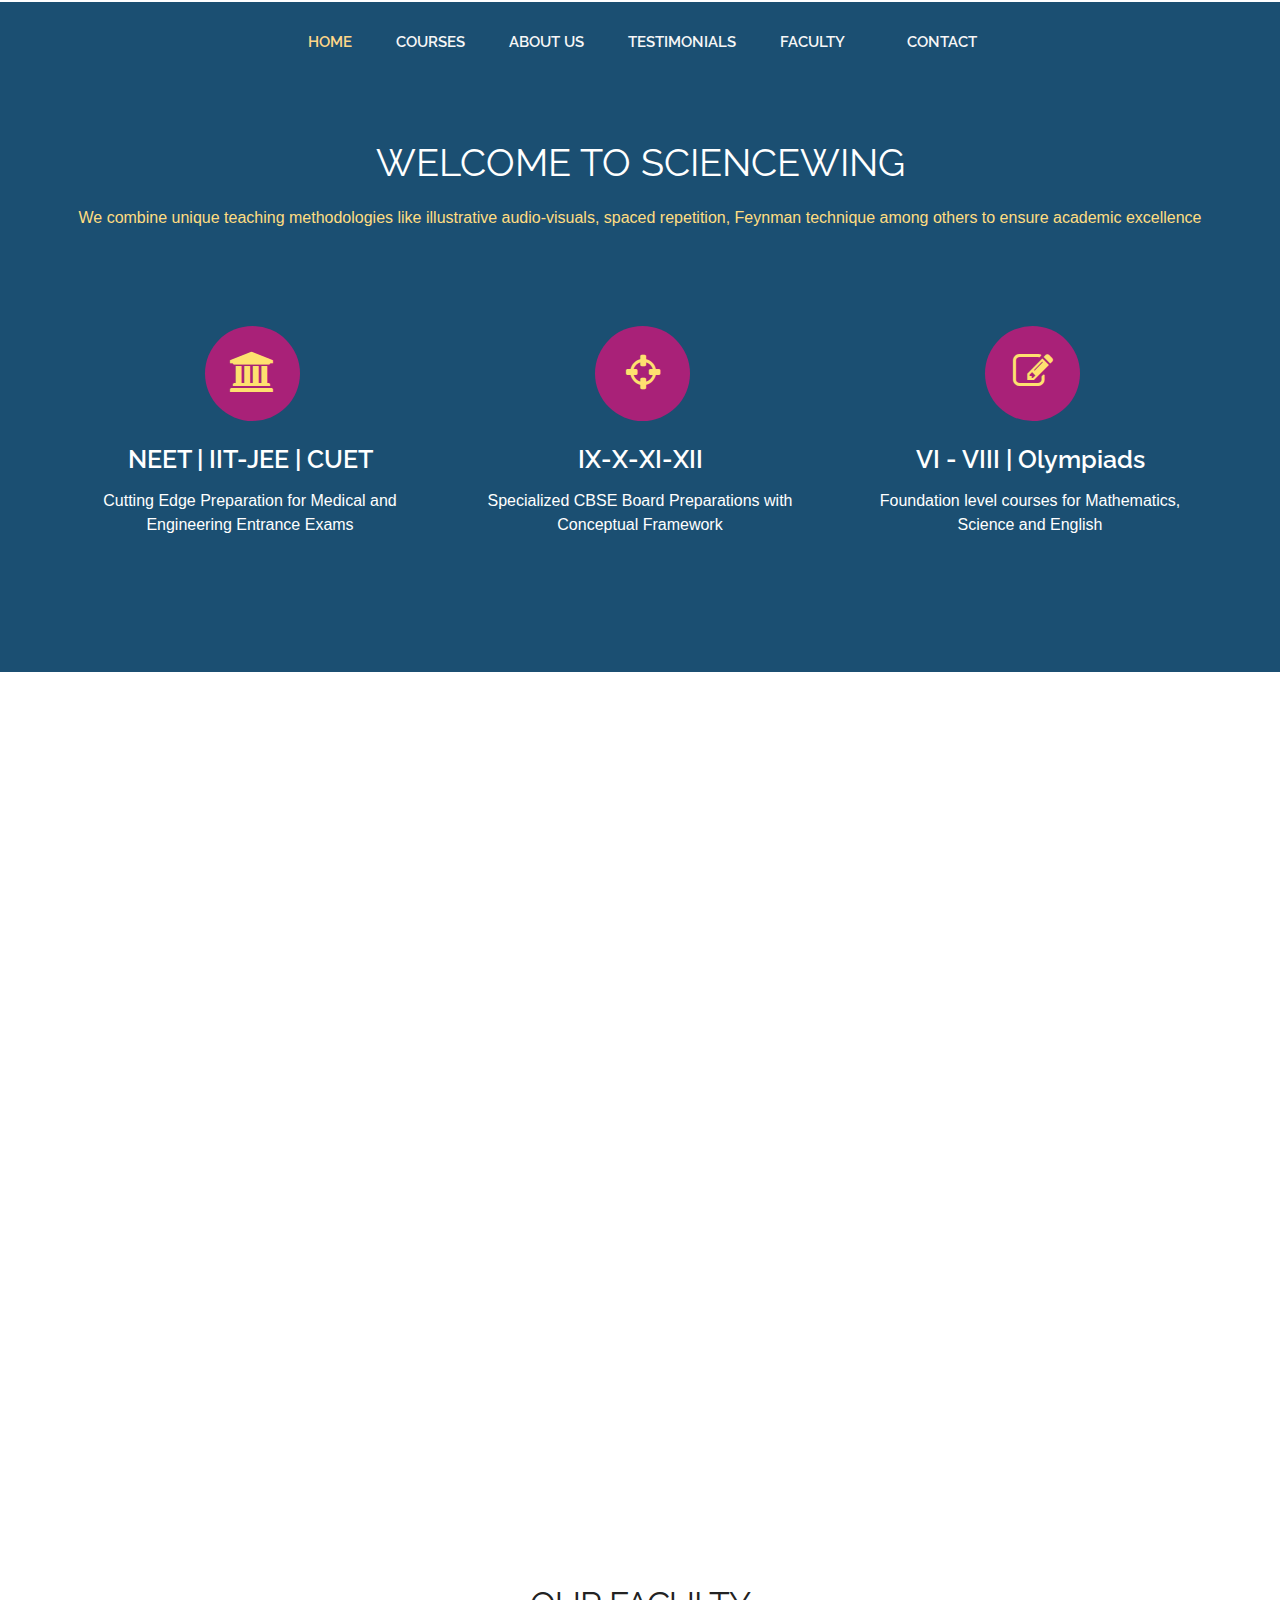
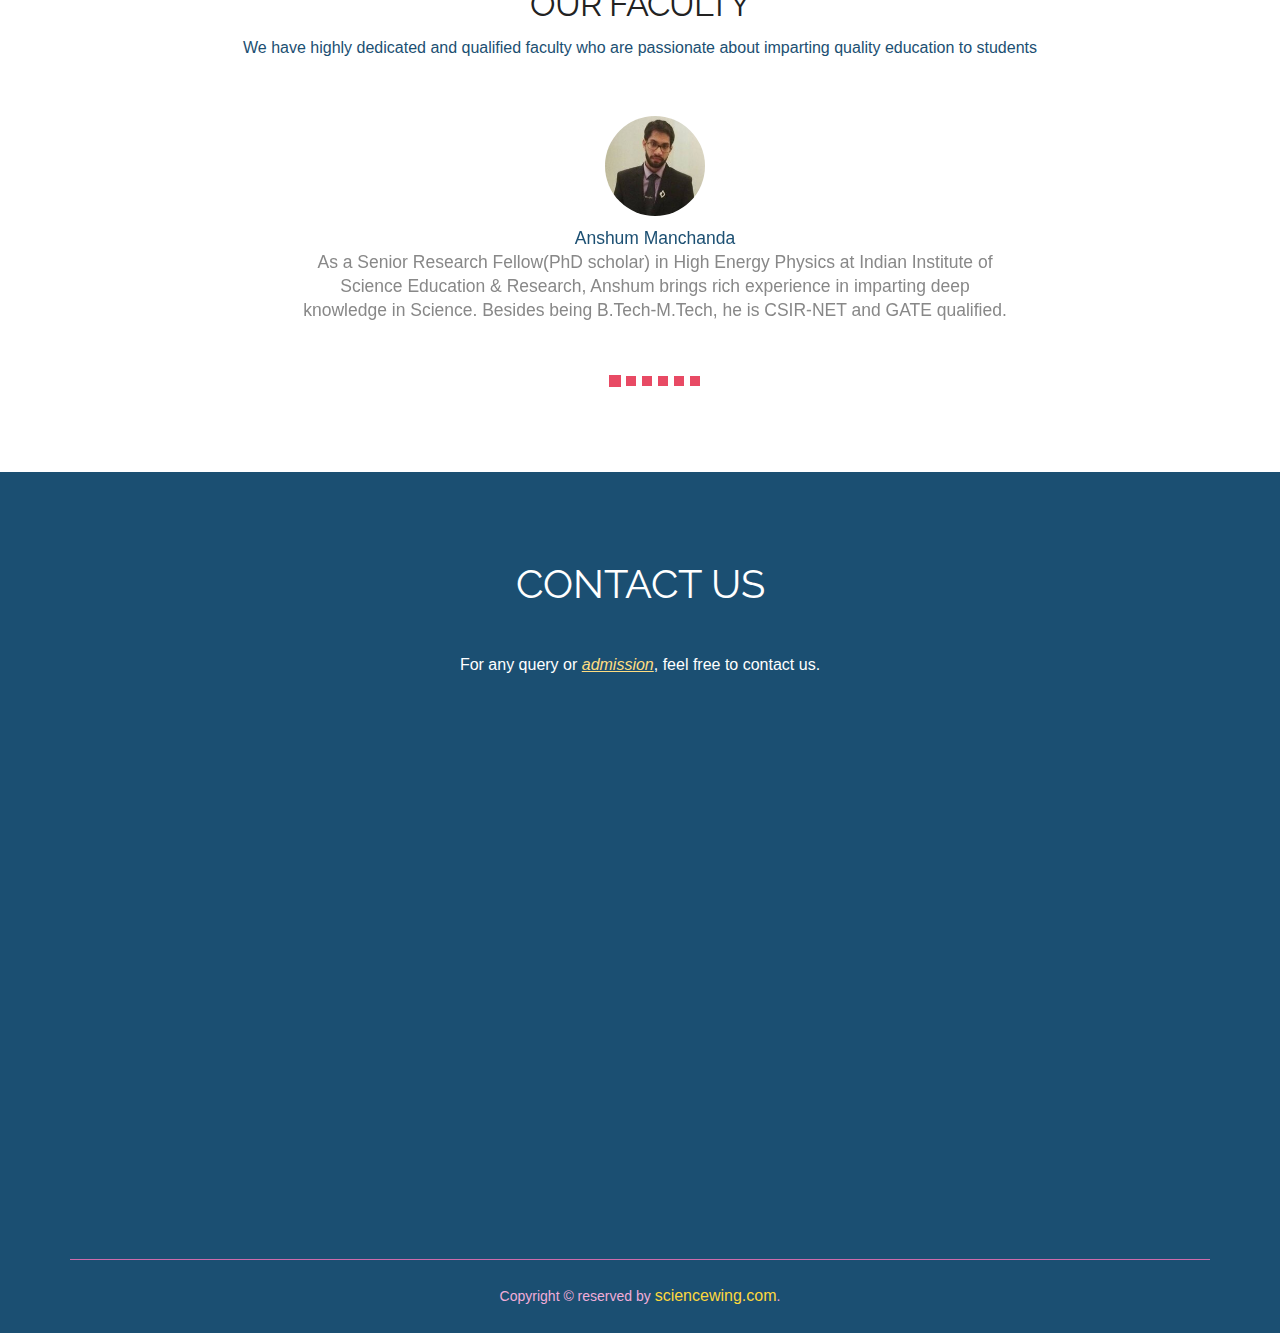
<file: index.html>
<!doctype html>
<html>
<head>
<meta charset="utf-8">
<meta name="viewport" content="width=device-width, maximum-scale=1">
<title>Science Wing Coaching Institute </title>
<link rel="icon" href="favicon2.jpg" type="image/jpg">
<link href="css/bootstrap.min.css" rel="stylesheet" type="text/css">
<link rel="stylesheet" href="js/fancybox/jquery.fancybox.css" type="text/css" media="screen" />
<link href="css/style.css" rel="stylesheet" type="text/css"> 
<link href="css/font-awesome.css" rel="stylesheet" type="text/css"> 
<link href="css/animate.css" rel="stylesheet" type="text/css">
 
<!--[if lt IE 9]>
    <script src="js/respond-1.1.0.min.js"></script>
    <script src="js/html5shiv.js"></script>
    <script src="js/html5element.js"></script>
<![endif]-->
 
</head>
<body>


<!--Header_section-->
<header id="header_wrapper">
  <div class="container">
    <div class="header_box">
      <!--<div class="logo"><a href="#">Resume</a></div>-->
	  <nav class="navbar navbar-inverse" role="navigation">
      <div class="navbar-header">
        <button type="button" id="nav-toggle" class="navbar-toggle" data-toggle="collapse" data-target="#main-nav"> <span class="sr-only">Toggle navigation</span> <span class="icon-bar"></span> <span class="icon-bar"></span> <span class="icon-bar"></span> </button>
        </div>
	    <div id="main-nav" class="collapse navbar-collapse navStyle">
			<ul class="nav navbar-nav" id="mainNav">
			  <li class="active"><a href="#carousel" class="scroll-link">Home</a></li>
			  <li><a href="#service" class="scroll-link">Courses</a></li>
			  <li><a href="#aboutUs" class="scroll-link">About Us	</a></li>
			  <li><a href="#Portfolio" class="scroll-link">Testimonials</a></li>
			  <li><a href="#experience" class="scroll-link">Faculty</a></li> 
			  <li><a href="#contact" class="scroll-link">Contact</a></li>
			</ul>
      </div>
	 </nav>
    </div>
  </div>
</header>
<!--Header_section--> 




<!--Service-->
<section  id="service">
  <div class="container">
    <h2>Welcome to ScienceWing</h2>
	<h6><span style='color:#FFDD81'> We combine unique teaching methodologies like illustrative audio-visuals, spaced repetition, Feynman technique among others to ensure academic excellence</span></h6>
    <div class="service_wrapper">
      <div class="row">
        <div class="col-md-4">
		<div class="service_icon delay-03s animated wow  zoomIn"> <span><i class=" fa fa-university"></i></span> </div>
          <div class="service_block">
            
            <h3 class="animated fadeInUp wow">NEET | IIT-JEE | CUET </h3>
            <p class="animated fadeInDown wow">Cutting Edge Preparation for Medical and Engineering Entrance Exams </p>
          </div>
        </div>
        <div class="col-md-4"> 
		<div class="service_icon icon2  delay-03s animated wow zoomIn"> <span><i class="fa fa-crosshairs"></i></span> </div> 
		<div class="service_block">
            <h3 class="animated fadeInUp wow"> IX-X-XI-XII </h3>
            <p class="animated fadeInDown wow">Specialized CBSE Board Preparations with Conceptual Framework </p>
          </div>
        </div>
        <div class="col-md-4">
		<div class="service_icon icon3  delay-03s animated wow zoomIn"> <span><i class="fa fa-pencil-square-o "></i></span> </div>
          <div class="service_block">
            
            <h3 class="animated fadeInUp wow">VI - VIII | Olympiads</h3>
            <p class="animated fadeInDown wow">Foundation level courses for Mathematics, Science and English</p>
          </div>
        </div>
		  
      </div> 
	 
    </div>
  </div>
</section>
<!--Service-->  
<section id="Portfolio"><!--testimonials-->
 <div class="taggbox" style="width:100%;height:100%" data-widget-id="127792" data-tags="false" ></div><script src="https://widget.taggbox.com/embed-lite.min.js" type="text/javascript"></script>
</section>
<!--testimonials--> 

<section id="aboutUs"><!--Aboutus-->
<div class="inner_wrapper about-us aboutUs-container fadeInLeft animated wow">
  <div class="container">
    <h2>About Us</h2>
	
    <div class="inner_section">
 <div class="row">
      <div class="col-md-6"> <img class="img-responsive" src="img/iiserb.png" align=""> </div>
      <div class="col-md-6">
        <h3>Team of IISER / NSUT Alumni</h3>
        <span style='color:##626567'><p>Science Wing is an initiative by Ph.D scholars and alumni of IISER/ NSUT to impart concept driven teaching. </p>
        <p>We have specialization in the field of science and technology with 10+ years of teaching experience.</p> </span>
									</p>
<h6><span style='color:#1B4F72'> We are committed to deliver education of high standards at nominal rates through our hybrid platform.
</span></h6>
	  
<p><h3><span style='color:#1B4F72'> Why Us?
</span></h3></p>
									<ul class="about-us-list">
										<li class="points">Highly Qualified faculty</li> 
                                        <li class="points">Digital Education with High-Tech Infrastructure  </li>
										<li class="points">Dedicated professional team to ensure smooth process of classes, assignments and mock tests</li>
									</ul><!-- /.about-us-list -->
								 
      </div>
    </div>
	     </div>
  </div> 
  </div>
</section>
<!--Aboutus--> 
<section id="experience">
<div class="container">
    <section id="news" class="white-bg padding-top-bottom">
	 <div class="section-title">
      <h2>Our Faculty </h2>
	<h6><span style='color:#1B4F72'>We have highly dedicated and qualified faculty who are passionate about imparting quality education to students</span></h6>
	  
    </div> 
	<section id="carousel">    				
	<div class="container">
		<div class="row">
			<div class="col-md-8 col-md-offset-2">
                
				<div class="carousel slide" id="fade-quote-carousel" data-ride="carousel" data-interval="3000">
				  <!-- Carousel indicators -->
                  <ol class="carousel-indicators">
				    <li data-target="#fade-quote-carousel" data-slide-to="0" class="active"></li>
				    <li data-target="#fade-quote-carousel" data-slide-to="1"></li>
				    <li data-target="#fade-quote-carousel" data-slide-to="2"></li>
				    <li data-target="#fade-quote-carousel" data-slide-to="3"></li>
				    <li data-target="#fade-quote-carousel" data-slide-to="4"></li>
				    <li data-target="#fade-quote-carousel" data-slide-to="5"></li>
				  </ol>
				  <!-- Carousel items -->
				  <div class="carousel-inner">
				    <div class="active item">
					<div class="profile-circle" style="background-image: url(img/anshum.jpg);background-size: cover;"></div>
				    
				    	<blockquote>
				    		<p><span style='color:#1B4F72'>Anshum Manchanda</span></p>
						<p> As a Senior Research Fellow(PhD scholar) in High Energy Physics at Indian Institute of Science Education & Research, Anshum brings rich experience in imparting deep knowledge in Science. Besides being B.Tech-M.Tech, he is CSIR-NET and GATE qualified.</p>
				    	</blockquote>
				    	</div>
				    <div class="item">
				    	<div class="profile-circle" style="background-image: url(img/dilbagh.png);background-size: cover;"></div>
				    
				    	<blockquote>
				    		<p><span style='color:#1B4F72'>Dilbagh Singh</span></p>
						<p>Having solid academic base and right aptitude he has rich experience of competitive exams like UPSC civil service. He has done his B.tech in ECE from NSUT, New Delhi. Over the years he has worked in education sector relentlessly.</p>
				    	</blockquote>
				    </div>
				    <div class="item">
				    	<div class="profile-circle" style="background-image: url(img/sakshi_arora.jpg);background-size: cover;"></div>
				    
				    	<blockquote>
				    		<p><span style='color:#1B4F72'>Sakshi Arora</span></p>
						<p> Specialized in Foundation Courses. She has done B.Com, CS Executive. Sakshi has a vast teaching experience for more than 7 years with foundation class. Her passion and dedication towards teaching will be fun and enjoyment to our students.</p>
				    	</blockquote>
				    </div>
				  </div>
				</div>
			</div>							
		</div>
	</div>
			
	 
		 </div>
	</section>
</div>				                                                      
</section> 
	<div class='sk-ww-google-business-photo' data-embed-id='131452'></div><script src='https://widgets.sociablekit.com/google-business-photos/widget.js' async defer></script>

<!--Footer-->
<footer class="footer_wrapper" id="contact">
  <div class="container">
    <section class="page_section contact" id="contact">
      <div class="contact_section">
        <h2>Contact Us</h2>
	<h6>For any query or <span style='color:#FFDD81'><u><i>admission</i></u></span>, feel free to contact us.</h6>
     
      </div>
      <div class="row">
        <div class="col-lg-4 wow fadeInLeft">	
		 <div class="contact_info">
                            <div class="detail">
                                <h4>Science Wing Coaching Institute</h4>
                                <p>A-91 Nanhey Park, Uttam Nagar, New Delhi-110059</p>
                            </div>
                            <div class="detail">
                                <h4>Call us</h4>
                                <p>+91 9711559207</p>
				<p>+91 7838314099</p>
					
                            </div>
                            <div class="detail">
                                <h4>Email us</h4>
                                <p>info@sciencewing.com</p>
                            </div> 
                        </div>
       		  
			  
          
          <ul class="social_links">
             <!--<li class="twitter animated bounceIn wow delay-02s"><a href="javascript:void(0)"><i class="fa fa-twitter"></i></a></li>-->
            <li class="facebook animated bounceIn wow delay-03s"><a href="https://facebook.com/sciencewing/"><i class="fa fa-facebook"></i></a></li>
           <!-- <li class="pinterest animated bounceIn wow delay-04s"><a href="javascript:void(0)"><i class="fa fa-pinterest"></i></a></li> -->
            <li class="gplus animated bounceIn wow delay-05s"><a href="https://g.page/science-wing-coaching-institute?share"><i class="fa fa-map-marker"></i></a></li> 
          </ul>
        </div>
        <div class="col-lg-8 wow fadeInLeft delay-06s">


<!-- modify this form HTML and place wherever you want your form -->

<form id="my-form"
  action="https://formsubmit.co/3849841e7604fd9a77a905f1d06a21cb"
  method="POST"
>
<input class="input-text" type="text" name="name" value="Your Name *" onFocus="if(this.value==this.defaultValue)this.value='';" onBlur="if(this.value=='')this.value=this.defaultValue;">
<input class="input-text" type="email" name="email" value="Your E-mail *" onFocus="if(this.value==this.defaultValue)this.value='';" onBlur="if(this.value=='')this.value=this.defaultValue;">
  <textarea class="input-text text-area" cols="0" rows="0" onFocus="if(this.value==this.defaultValue)this.value='';" onBlur="if(this.value=='')this.value=this.defaultValue;"type="text" name="message">Your Message *</textarea>
 <input class="input-btn" id="my-form-button"type="submit" value="send message">
  <p id="my-form-status"></p>
</form>

<!-- Place this script at the end of the body tag -->

<script>
  window.addEventListener("DOMContentLoaded", function() {

    // get the form elements defined in your form HTML above
    
    var form = document.getElementById("my-form");
    var button = document.getElementById("my-form-button");
    var status = document.getElementById("my-form-status");

    // Success and Error functions for after the form is submitted
    
    function success() {
      form.reset();
      button.style = "display: none ";
      status.innerHTML = "<span style='color:#FFDD81'> Thank you for contacting Science Wing. We will get back to you in no time.  </span>";
    }

    function error() {
      status.innerHTML = "<span style='color:#FFDD81'> Thank you for contacting Science Wing. We will get back to you in no time. </span>";
    }

    // handle the form submission event

    form.addEventListener("submit", function(ev) {
      ev.preventDefault();
      var data = new FormData(form);
      ajax(form.method, form.action, data, success, error);
    });
  });

  // helper function for sending an AJAX request

  function ajax(method, url, data, success, error) {
    var xhr = new XMLHttpRequest();
    xhr.open(method, url);
    xhr.setRequestHeader("Accept", "application/json");
    xhr.onreadystatechange = function() {
      if (xhr.readyState !== XMLHttpRequest.DONE) return;
      if (xhr.status === 200) {
        success(xhr.response, xhr.responseType);
      } else {
        error(xhr.status, xhr.response, xhr.responseType);
      }
    };
    xhr.send(data);
  }
</script>
 

        </div>
      </div>
    </section>
  </div>
  <div class="container">
    <div class="footer_bottom"><span>Copyright © reserved by <a href="http://sciencewing.com">sciencewing.com</a>. </span> </div>
  </div>
</footer>






<script src="https://ajax.googleapis.com/ajax/libs/jquery/1.11.1/jquery.min.js"></script>
<script src="http://ajax.aspnetcdn.com/ajax/jquery.validate/1.13.1/jquery.validate.min.js"></script>
<script type="text/javascript" src="js/jquery-1.11.0.min.js"></script>
<script type="text/javascript" src="js/bootstrap.min.js"></script>
<script type="text/javascript" src="js/jquery-scrolltofixed.js"></script>
<script type="text/javascript" src="js/jquery.nav.js"></script> 
<script type="text/javascript" src="js/jquery.easing.1.3.js"></script>
<script type="text/javascript" src="js/jquery.isotope.js"></script>
<script src="js/fancybox/jquery.fancybox.pack.js" type="text/javascript"></script> 
<script type="text/javascript" src="js/wow.js"></script> 
<script type="text/javascript" src="js/custom.js"></script>

</body>
</html>
</file>
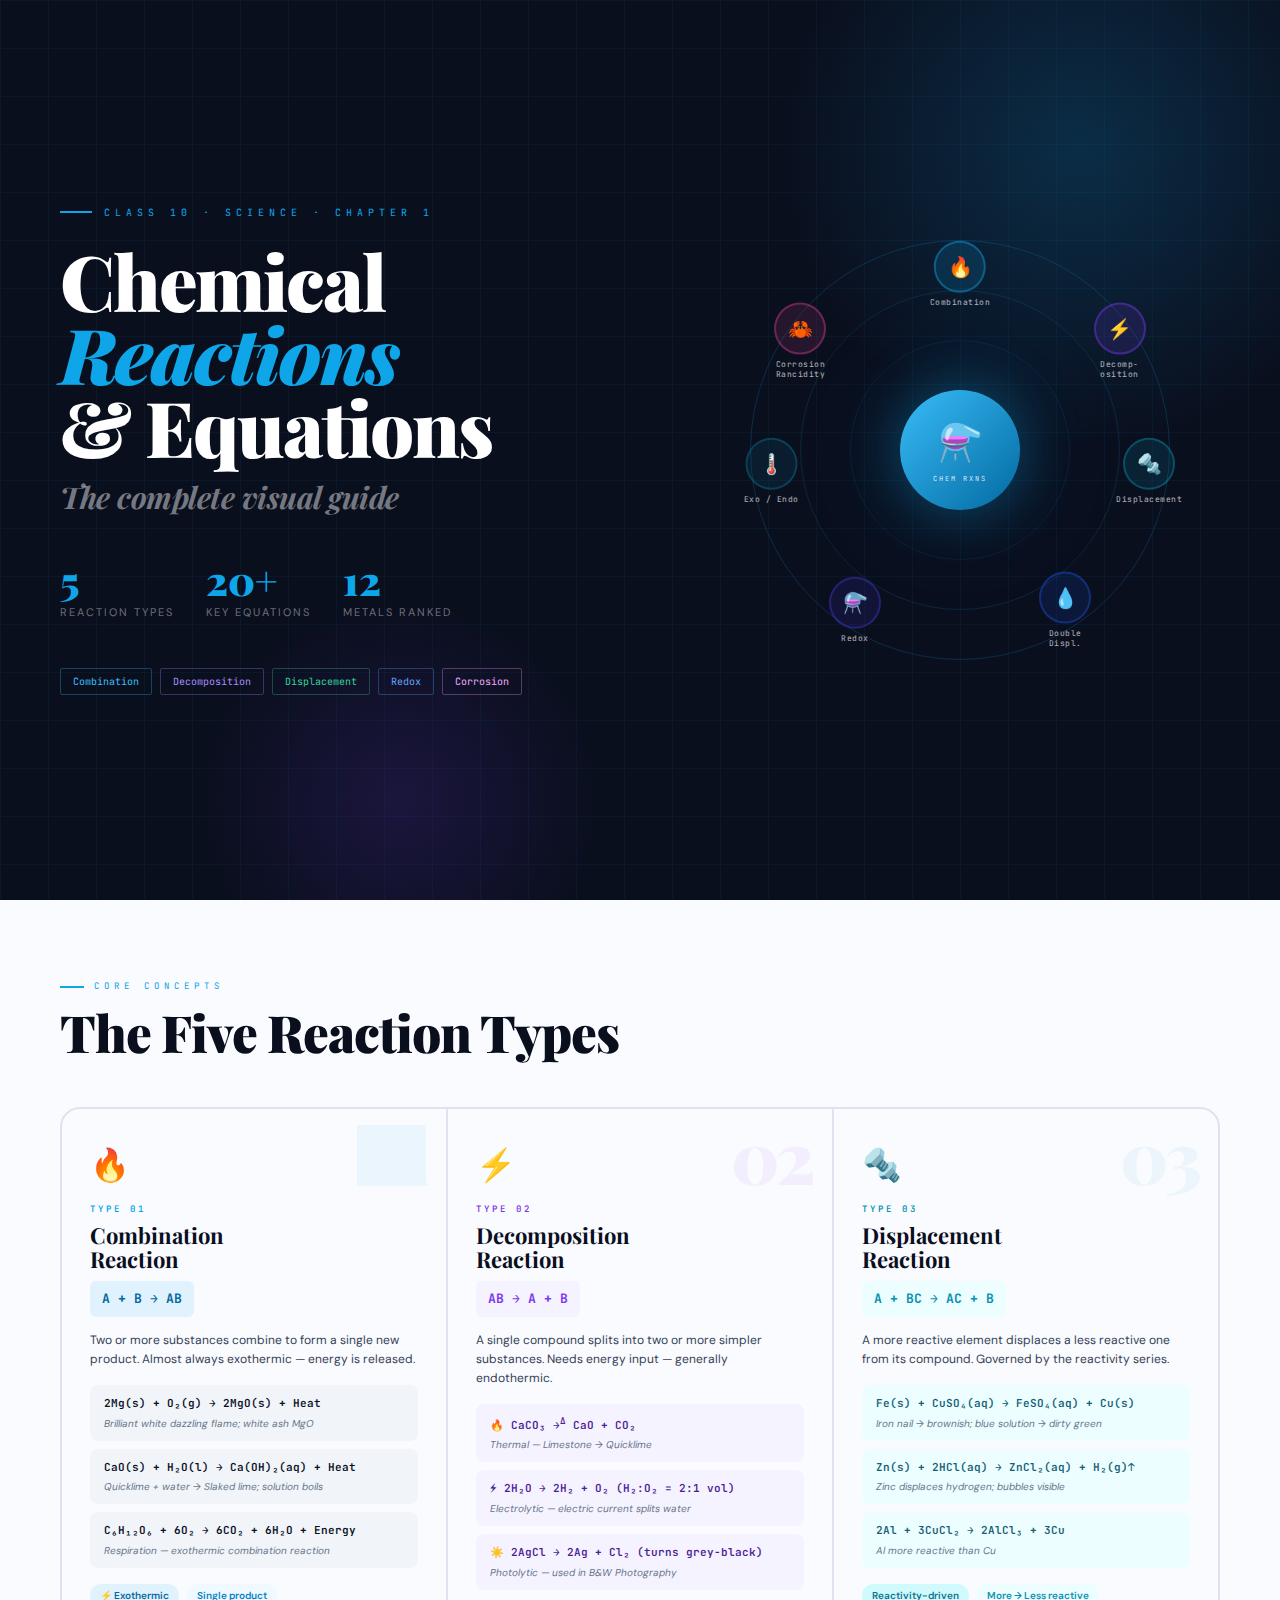
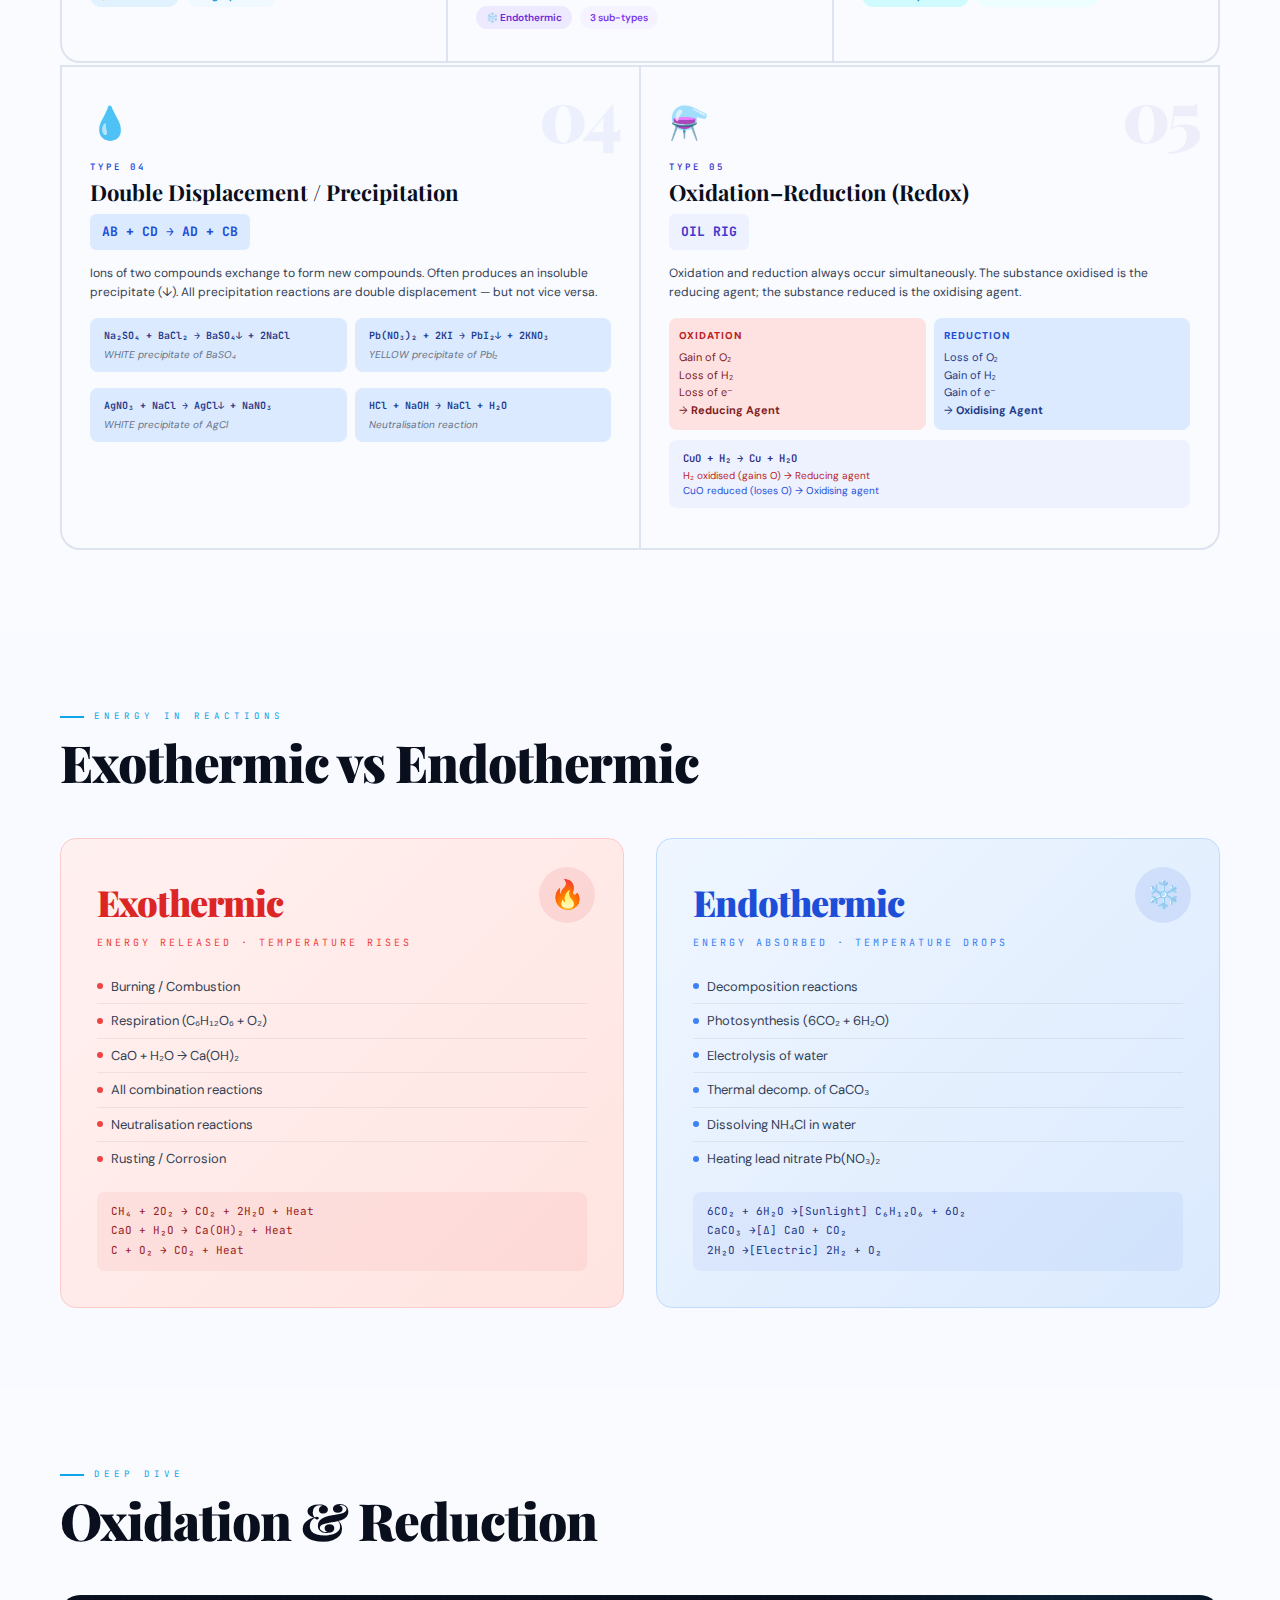
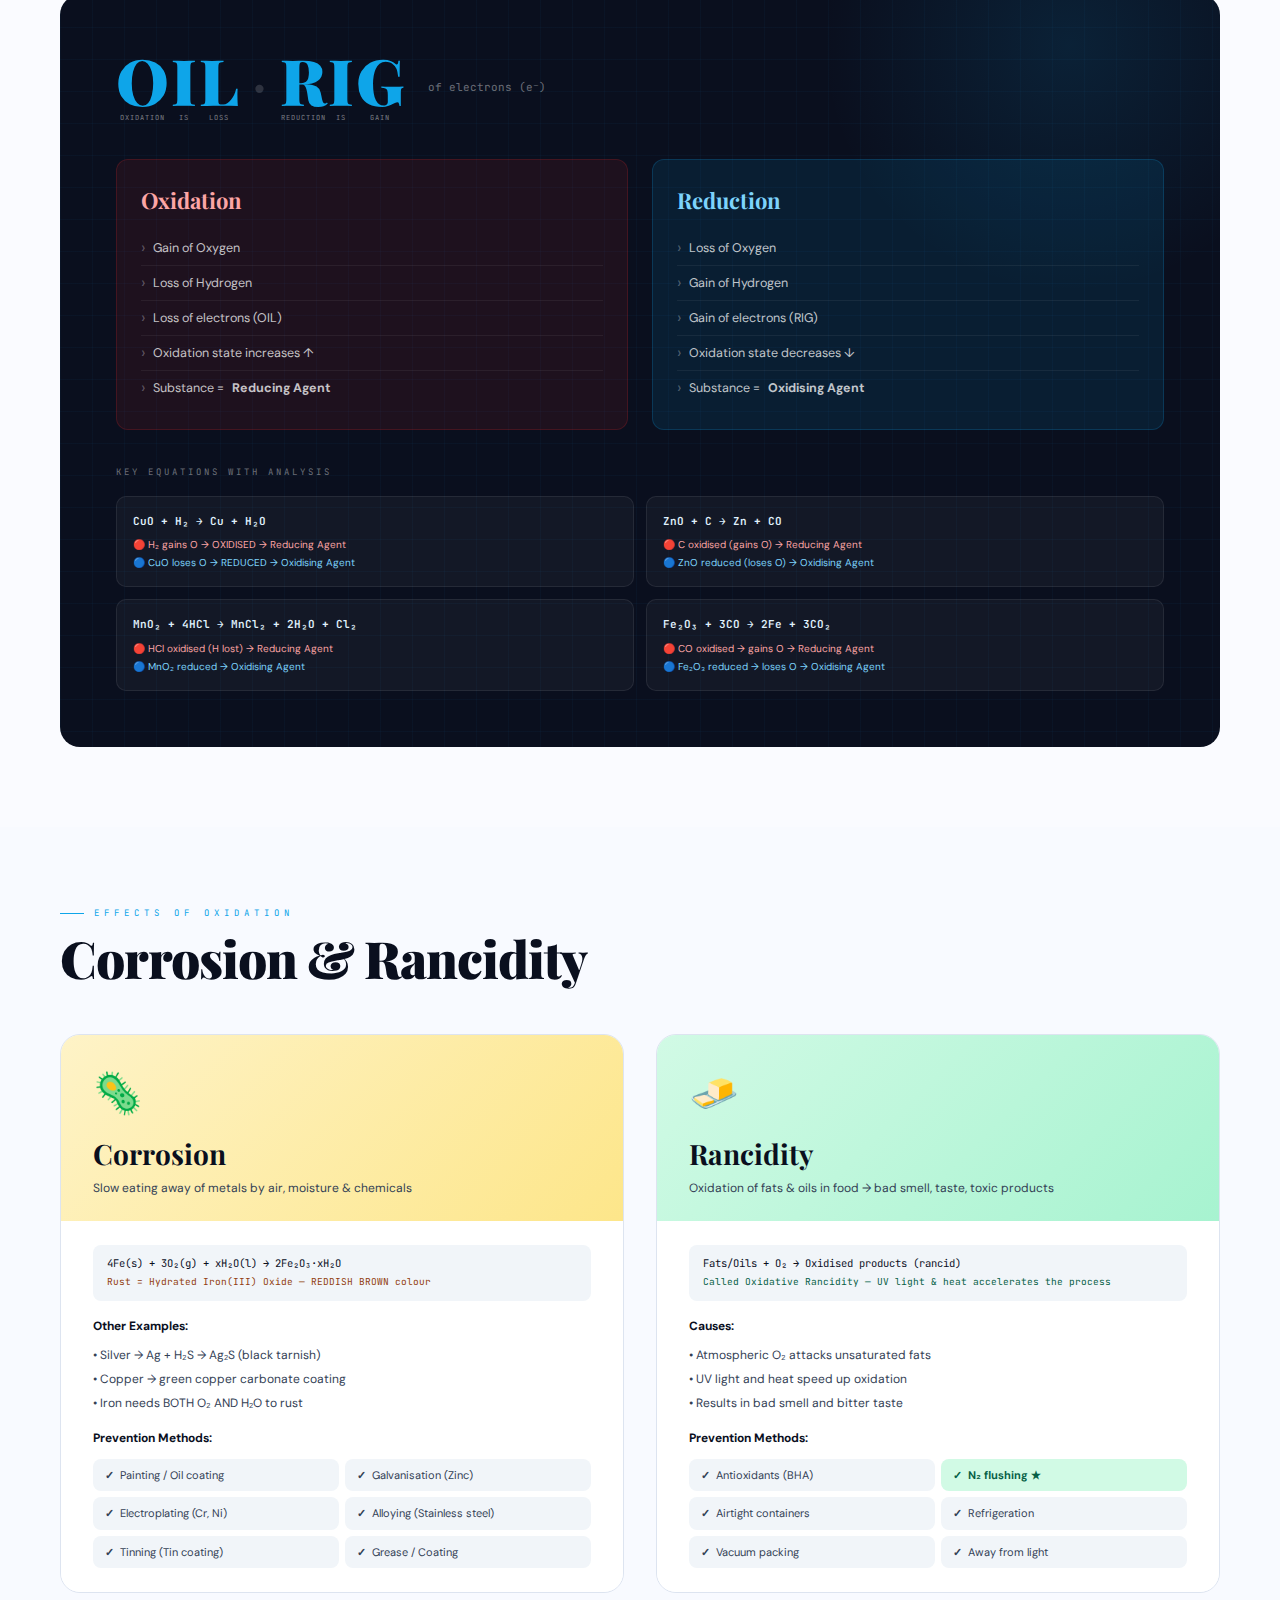
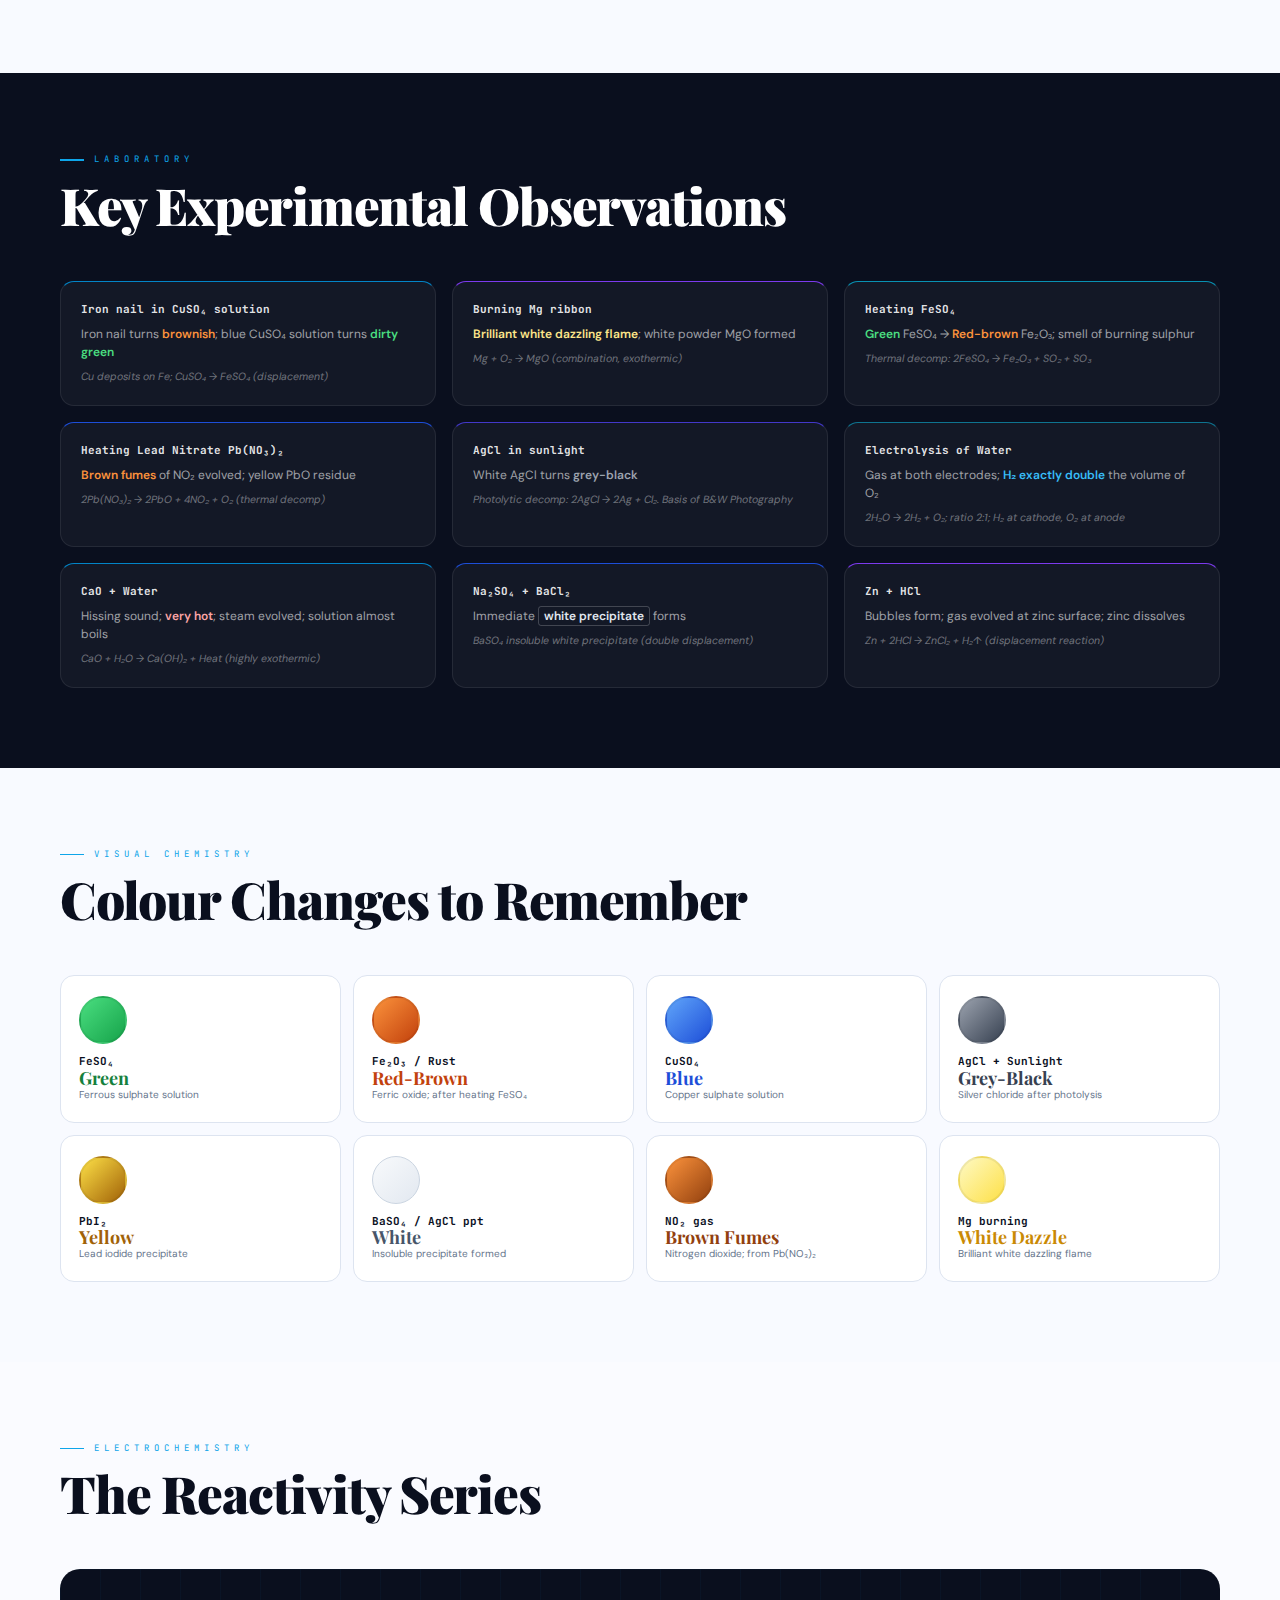
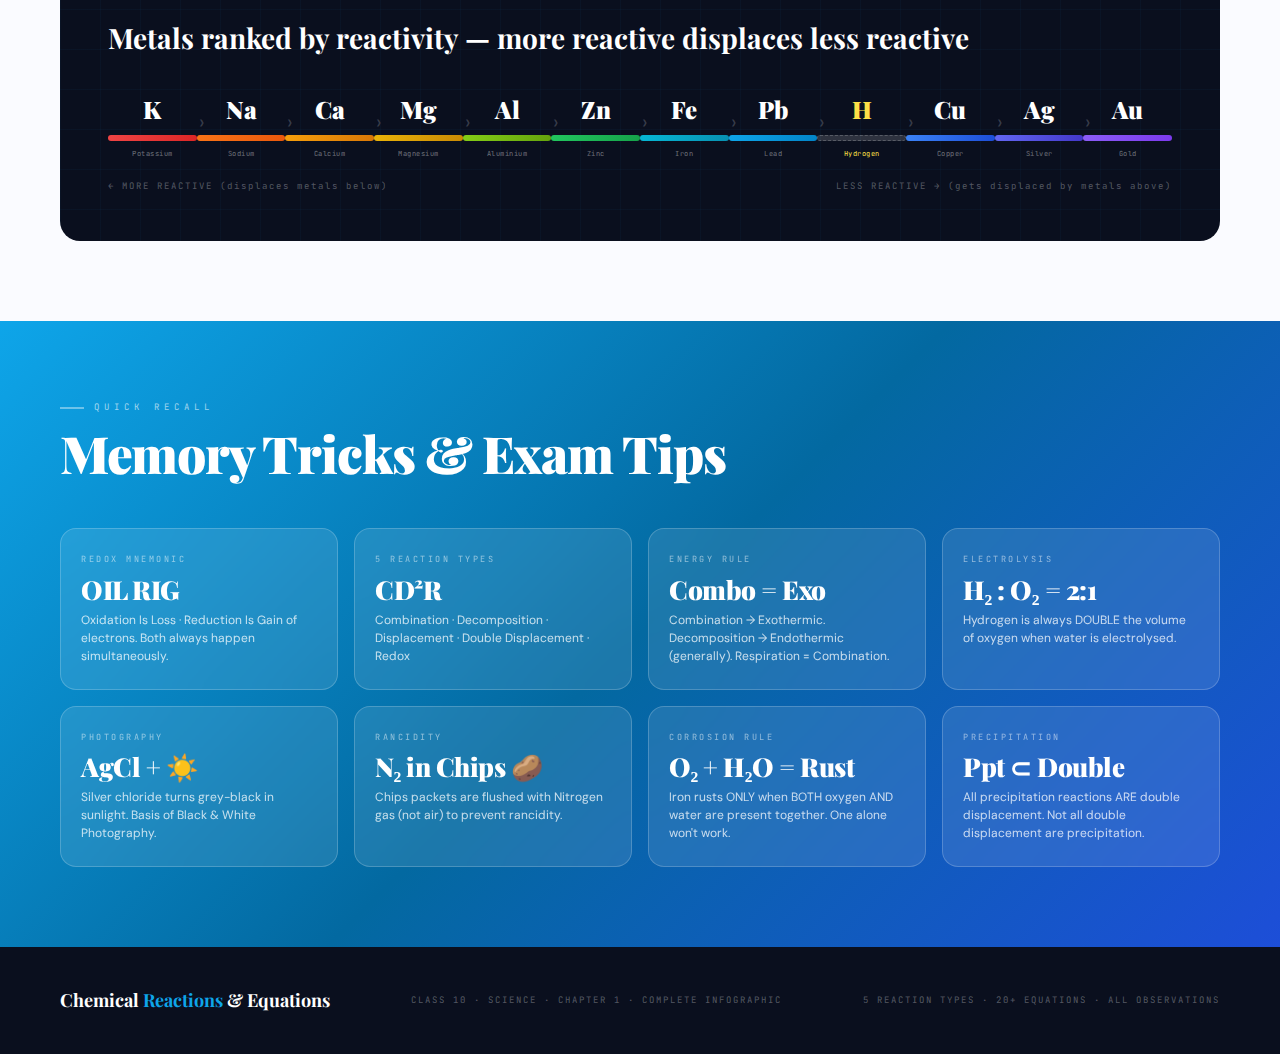
<file: ChemReactions_Infographic.html>
<!DOCTYPE html>
<html lang="en">
<head>
<meta charset="UTF-8">
<meta name="viewport" content="width=device-width, initial-scale=1.0">
<title>Chemical Reactions & Equations — Infographic</title>
<link href="https://fonts.googleapis.com/css2?family=Playfair+Display:ital,wght@0,700;0,900;1,700&family=DM+Sans:wght@300;400;500;600&family=JetBrains+Mono:wght@400;600;700&display=swap" rel="stylesheet">
<style>
:root {
  --ink:    #0a0f1e;
  --paper:  #fafbff;
  --rule:   #dde4f0;
  --sky:    #0ea5e9;
  --sky-d:  #0369a1;
  --sky-l:  #e0f2fe;
  --teal:   #0891b2;
  --teal-l: #ecfeff;
  --violet: #7c3aed;
  --viol-l: #f5f3ff;
  --indigo: #4338ca;
  --ind-l:  #eef2ff;
  --cobalt: #1d4ed8;
  --cob-l:  #dbeafe;
  --slate:  #334155;
  --muted:  #64748b;
  --faint:  #f1f5f9;
}

*, *::before, *::after { margin:0; padding:0; box-sizing:border-box; }

body {
  background: var(--paper);
  color: var(--ink);
  font-family: 'DM Sans', sans-serif;
  line-height: 1.5;
  overflow-x: hidden;
}

/* ══ COVER ══════════════════════════════════════════ */
.cover {
  background: var(--ink);
  min-height: 100vh;
  display: grid;
  grid-template-columns: 1fr 1fr;
  position: relative;
  overflow: hidden;
}

.cover-grid {
  position: absolute;
  inset: 0;
  background-image:
    linear-gradient(rgba(14,165,233,0.06) 1px, transparent 1px),
    linear-gradient(90deg, rgba(14,165,233,0.06) 1px, transparent 1px);
  background-size: 48px 48px;
}

.cover-glow {
  position: absolute;
  width: 600px; height: 600px;
  border-radius: 50%;
  background: radial-gradient(circle, rgba(14,165,233,0.2) 0%, transparent 70%);
  top: -150px; right: -100px;
  pointer-events: none;
}
.cover-glow2 {
  position: absolute;
  width: 400px; height: 400px;
  border-radius: 50%;
  background: radial-gradient(circle, rgba(124,58,237,0.15) 0%, transparent 70%);
  bottom: -100px; left: 200px;
  pointer-events: none;
}

.cover-left {
  padding: 80px 60px;
  display: flex;
  flex-direction: column;
  justify-content: center;
  position: relative;
  z-index: 2;
}

.cover-eyebrow {
  font-family: 'JetBrains Mono', monospace;
  font-size: 10px;
  letter-spacing: 5px;
  color: var(--sky);
  text-transform: uppercase;
  margin-bottom: 24px;
  display: flex;
  align-items: center;
  gap: 12px;
}
.cover-eyebrow::before {
  content: '';
  display: inline-block;
  width: 32px; height: 2px;
  background: var(--sky);
}

.cover-title {
  font-family: 'Playfair Display', serif;
  font-size: clamp(52px, 6vw, 88px);
  font-weight: 900;
  line-height: 0.95;
  color: #fff;
  letter-spacing: -2px;
  margin-bottom: 12px;
}
.cover-title em {
  font-style: italic;
  color: var(--sky);
}

.cover-subtitle {
  font-family: 'Playfair Display', serif;
  font-size: clamp(20px, 2.5vw, 30px);
  font-weight: 700;
  font-style: italic;
  color: rgba(255,255,255,0.45);
  margin-bottom: 40px;
  letter-spacing: -0.5px;
}

.cover-meta {
  display: flex;
  gap: 32px;
  margin-bottom: 48px;
}
.meta-stat {
  display: flex;
  flex-direction: column;
  gap: 4px;
}
.meta-num {
  font-family: 'Playfair Display', serif;
  font-size: 40px;
  font-weight: 900;
  color: var(--sky);
  line-height: 1;
}
.meta-label {
  font-size: 11px;
  letter-spacing: 2px;
  color: rgba(255,255,255,0.4);
  text-transform: uppercase;
}

.cover-tags {
  display: flex;
  flex-wrap: wrap;
  gap: 8px;
}
.tag {
  font-family: 'JetBrains Mono', monospace;
  font-size: 10px;
  padding: 5px 12px;
  border-radius: 2px;
  border: 1px solid;
}

.cover-right {
  display: flex;
  align-items: center;
  justify-content: center;
  position: relative;
  z-index: 2;
  padding: 60px;
}

/* Radial diagram on cover */
.radial-wrap {
  position: relative;
  width: 420px;
  height: 420px;
}
.radial-ring {
  position: absolute;
  border-radius: 50%;
  border: 1px solid rgba(14,165,233,0.2);
}
.radial-ring:nth-child(1) { inset: 0; }
.radial-ring:nth-child(2) { inset: 50px; border-color: rgba(14,165,233,0.15); }
.radial-ring:nth-child(3) { inset: 100px; border-color: rgba(14,165,233,0.1); }
.radial-center {
  position: absolute;
  top: 50%; left: 50%;
  transform: translate(-50%, -50%);
  width: 120px; height: 120px;
  border-radius: 50%;
  background: linear-gradient(135deg, #38bdf8, #0369a1);
  display: flex;
  flex-direction: column;
  align-items: center;
  justify-content: center;
  box-shadow: 0 0 60px rgba(14,165,233,0.4), 0 0 120px rgba(14,165,233,0.15);
}
.radial-center span { font-size: 36px; }
.radial-center small {
  font-family: 'JetBrains Mono', monospace;
  font-size: 7px;
  color: rgba(255,255,255,0.8);
  letter-spacing: 2px;
  text-transform: uppercase;
  margin-top: 4px;
}

.radial-node {
  position: absolute;
  transform: translate(-50%, -50%);
  display: flex;
  flex-direction: column;
  align-items: center;
  gap: 4px;
}
.rnode-circle {
  width: 52px; height: 52px;
  border-radius: 50%;
  display: flex;
  align-items: center;
  justify-content: center;
  font-size: 20px;
  font-weight: 900;
  border: 2px solid;
  position: relative;
}
.rnode-line {
  position: absolute;
  top: 50%; left: 50%;
  transform-origin: 0 0;
  height: 1px;
  opacity: 0.35;
  z-index: -1;
}
.rnode-label {
  font-family: 'JetBrains Mono', monospace;
  font-size: 8px;
  color: rgba(255,255,255,0.7);
  text-align: center;
  letter-spacing: 0.5px;
  white-space: nowrap;
  max-width: 70px;
  line-height: 1.3;
}

/* ══ SECTION WRAPPER ══════════════════════════════════════ */
.section { padding: 80px 60px; }
.section-alt { background: #f8faff; }

.section-label {
  font-family: 'JetBrains Mono', monospace;
  font-size: 9px;
  letter-spacing: 5px;
  color: var(--sky);
  text-transform: uppercase;
  margin-bottom: 12px;
  display: flex;
  align-items: center;
  gap: 10px;
}
.section-label::before { content:''; display:inline-block; width:24px; height:1.5px; background:var(--sky); }

.section-heading {
  font-family: 'Playfair Display', serif;
  font-size: clamp(32px, 4vw, 52px);
  font-weight: 900;
  line-height: 1.05;
  letter-spacing: -1px;
  color: var(--ink);
  margin-bottom: 48px;
}

/* ══ REACTION TYPES GRID ══════════════════════════════════ */
.rxn-grid {
  display: grid;
  grid-template-columns: repeat(3, 1fr);
  gap: 2px;
  background: var(--rule);
  border: 2px solid var(--rule);
  border-radius: 20px;
  overflow: hidden;
  margin-bottom: 2px;
}
.rxn-grid-bottom {
  display: grid;
  grid-template-columns: repeat(2, 1fr);
  gap: 2px;
  background: var(--rule);
  border: 2px solid var(--rule);
  border-bottom-left-radius: 20px;
  border-bottom-right-radius: 20px;
  overflow: hidden;
}

.rxn-card {
  background: var(--paper);
  padding: 32px 28px;
  position: relative;
  overflow: hidden;
  transition: transform 0.2s;
}
.rxn-card:hover { transform: scale(1.01); z-index: 2; }

.rxn-card::before {
  content: '';
  position: absolute;
  top: 0; left: 0; right: 0;
  height: 4px;
}

.rxn-number {
  font-family: 'Playfair Display', serif;
  font-size: 72px;
  font-weight: 900;
  line-height: 0.85;
  opacity: 0.06;
  position: absolute;
  top: 16px;
  right: 20px;
  letter-spacing: -4px;
  pointer-events: none;
}

.rxn-icon {
  font-size: 32px;
  margin-bottom: 14px;
  display: block;
}

.rxn-type {
  font-family: 'JetBrains Mono', monospace;
  font-size: 9px;
  letter-spacing: 3px;
  text-transform: uppercase;
  margin-bottom: 6px;
  font-weight: 600;
}

.rxn-name {
  font-family: 'Playfair Display', serif;
  font-size: 22px;
  font-weight: 700;
  line-height: 1.1;
  margin-bottom: 10px;
  color: var(--ink);
}

.rxn-formula {
  font-family: 'JetBrains Mono', monospace;
  font-size: 13px;
  font-weight: 700;
  margin-bottom: 14px;
  padding: 8px 12px;
  border-radius: 6px;
  display: inline-block;
}

.rxn-def {
  font-size: 12px;
  color: var(--slate);
  line-height: 1.6;
  margin-bottom: 16px;
}

.eq-block {
  background: var(--faint);
  border-radius: 8px;
  padding: 10px 14px;
  margin-bottom: 8px;
}
.eq-main {
  font-family: 'JetBrains Mono', monospace;
  font-size: 11px;
  color: var(--ink);
  font-weight: 600;
  line-height: 1.6;
}
.eq-note {
  font-size: 10px;
  color: var(--muted);
  margin-top: 3px;
  font-style: italic;
}

.rxn-pill {
  display: inline-flex;
  align-items: center;
  gap: 5px;
  font-size: 10px;
  font-weight: 600;
  padding: 4px 10px;
  border-radius: 20px;
  margin-right: 4px;
  margin-top: 8px;
}

/* ══ COLOR VARIANTS ══ */
.c-sky .rxn-card::before, .c-sky .rxn-number { background: var(--sky); color: var(--sky); }
.c-sky .rxn-type { color: var(--sky); }
.c-sky .rxn-formula { background: var(--sky-l); color: var(--sky-d); }

.c-violet .rxn-card::before { background: var(--violet); }
.c-violet .rxn-number { color: var(--violet); }
.c-violet .rxn-type { color: var(--violet); }
.c-violet .rxn-formula { background: var(--viol-l); color: var(--violet); }

.c-teal .rxn-card::before { background: var(--teal); }
.c-teal .rxn-number { color: var(--teal); }
.c-teal .rxn-type { color: var(--teal); }
.c-teal .rxn-formula { background: var(--teal-l); color: var(--teal); }

.c-cobalt .rxn-card::before { background: var(--cobalt); }
.c-cobalt .rxn-number { color: var(--cobalt); }
.c-cobalt .rxn-type { color: var(--cobalt); }
.c-cobalt .rxn-formula { background: var(--cob-l); color: var(--cobalt); }

.c-indigo .rxn-card::before { background: var(--indigo); }
.c-indigo .rxn-number { color: var(--indigo); }
.c-indigo .rxn-type { color: var(--indigo); }
.c-indigo .rxn-formula { background: var(--ind-l); color: var(--indigo); }

.c-skydeep .rxn-card::before { background: var(--sky-d); }
.c-skydeep .rxn-number { color: var(--sky-d); }
.c-skydeep .rxn-type { color: var(--sky-d); }
.c-skydeep .rxn-formula { background: var(--sky-l); color: var(--sky-d); }

/* ══ ENERGY SECTION ══════════════════════════════════════ */
.energy-split {
  display: grid;
  grid-template-columns: 1fr 1fr;
  gap: 32px;
  margin-top: 16px;
}

.energy-card {
  border-radius: 16px;
  padding: 36px;
  position: relative;
  overflow: hidden;
}
.energy-card-exo {
  background: linear-gradient(135deg, #fff1f0, #ffe4e1);
  border: 1.5px solid #fecaca;
}
.energy-card-endo {
  background: linear-gradient(135deg, #eff6ff, #dbeafe);
  border: 1.5px solid #bfdbfe;
}

.energy-label {
  font-family: 'Playfair Display', serif;
  font-size: 36px;
  font-weight: 900;
  letter-spacing: -1px;
  margin-bottom: 6px;
}
.energy-label-exo { color: #dc2626; }
.energy-label-endo { color: #1d4ed8; }

.energy-subtitle {
  font-family: 'JetBrains Mono', monospace;
  font-size: 10px;
  letter-spacing: 3px;
  text-transform: uppercase;
  margin-bottom: 20px;
}
.energy-subtitle-exo { color: #ef4444; }
.energy-subtitle-endo { color: #3b82f6; }

.energy-list { list-style: none; }
.energy-list li {
  font-size: 13px;
  padding: 7px 0;
  border-bottom: 1px solid rgba(0,0,0,0.06);
  color: var(--slate);
  display: flex;
  align-items: center;
  gap: 8px;
}
.energy-list li::before {
  content: '';
  width: 6px; height: 6px;
  border-radius: 50%;
  flex-shrink: 0;
}
.energy-list-exo li::before { background: #ef4444; }
.energy-list-endo li::before { background: #3b82f6; }
.energy-list li:last-child { border-bottom: none; }

.energy-eq {
  margin-top: 16px;
  font-family: 'JetBrains Mono', monospace;
  font-size: 11px;
  padding: 10px 14px;
  border-radius: 8px;
  line-height: 1.8;
}
.energy-eq-exo { background: rgba(220,38,38,0.06); color: #991b1b; }
.energy-eq-endo { background: rgba(29,78,216,0.06); color: #1e3a8a; }

.energy-badge {
  position: absolute;
  top: 28px; right: 28px;
  width: 56px; height: 56px;
  border-radius: 50%;
  display: flex;
  align-items: center;
  justify-content: center;
  font-size: 28px;
}
.energy-badge-exo { background: rgba(220,38,38,0.1); }
.energy-badge-endo { background: rgba(29,78,216,0.1); }

/* ══ REDOX SECTION ════════════════════════════════════════ */
.redox-hero {
  background: var(--ink);
  border-radius: 20px;
  padding: 56px;
  color: white;
  position: relative;
  overflow: hidden;
}
.redox-hero-bg {
  position: absolute;
  inset: 0;
  background-image:
    linear-gradient(rgba(14,165,233,0.04) 1px, transparent 1px),
    linear-gradient(90deg, rgba(14,165,233,0.04) 1px, transparent 1px);
  background-size: 32px 32px;
}
.redox-glow {
  position: absolute;
  width: 500px; height: 500px;
  border-radius: 50%;
  background: radial-gradient(circle, rgba(14,165,233,0.12) 0%, transparent 70%);
  top: -200px; right: -100px;
  pointer-events: none;
}

.redox-main {
  position: relative;
  z-index: 2;
}

.redox-acronym {
  display: flex;
  gap: 4px;
  margin-bottom: 36px;
  align-items: flex-start;
}
.oil-rig-block {
  display: flex;
  gap: 2px;
}
.letter-box {
  display: flex;
  flex-direction: column;
  align-items: center;
}
.letter-big {
  font-family: 'Playfair Display', serif;
  font-size: 64px;
  font-weight: 900;
  line-height: 0.9;
  color: var(--sky);
}
.letter-word {
  font-family: 'JetBrains Mono', monospace;
  font-size: 7px;
  letter-spacing: 1px;
  color: rgba(255,255,255,0.45);
  text-transform: uppercase;
  margin-top: 4px;
  text-align: center;
}
.oil-rig-sep {
  font-family: 'Playfair Display', serif;
  font-size: 64px;
  line-height: 0.9;
  color: rgba(255,255,255,0.15);
  align-self: flex-start;
  padding: 0 8px;
}

.redox-columns {
  display: grid;
  grid-template-columns: 1fr 1fr;
  gap: 24px;
  margin-bottom: 36px;
}
.redox-col {
  border-radius: 12px;
  padding: 24px;
}
.redox-col-ox { background: rgba(220,38,38,0.1); border: 1px solid rgba(220,38,38,0.2); }
.redox-col-red { background: rgba(14,165,233,0.1); border: 1px solid rgba(14,165,233,0.2); }

.redox-col-title {
  font-family: 'Playfair Display', serif;
  font-size: 22px;
  font-weight: 700;
  margin-bottom: 14px;
}
.redox-col-ox .redox-col-title { color: #fca5a5; }
.redox-col-red .redox-col-title { color: #7dd3fc; }

.redox-col ul { list-style: none; }
.redox-col ul li {
  font-size: 12.5px;
  color: rgba(255,255,255,0.75);
  padding: 5px 0;
  border-bottom: 1px solid rgba(255,255,255,0.06);
  display: flex;
  align-items: center;
  gap: 8px;
}
.redox-col ul li::before { content:'›'; font-size: 16px; color: rgba(255,255,255,0.3); }
.redox-col ul li:last-child { border-bottom: none; }

.redox-equations { }
.redox-eq-row {
  display: grid;
  grid-template-columns: 1fr 1fr;
  gap: 12px;
}
.redox-eq {
  background: rgba(255,255,255,0.04);
  border: 1px solid rgba(255,255,255,0.08);
  border-radius: 10px;
  padding: 16px;
}
.redox-eq-formula {
  font-family: 'JetBrains Mono', monospace;
  font-size: 11px;
  color: #e0f2fe;
  font-weight: 600;
  margin-bottom: 8px;
  line-height: 1.5;
}
.redox-eq-analysis {
  display: flex;
  flex-direction: column;
  gap: 3px;
}
.analysis-ox {
  font-size: 10px;
  color: #fca5a5;
}
.analysis-red {
  font-size: 10px;
  color: #7dd3fc;
}

/* ══ CORROSION / RANCIDITY ════════════════════════════════ */
.effects-grid {
  display: grid;
  grid-template-columns: 1fr 1fr;
  gap: 32px;
}
.effect-card {
  border-radius: 20px;
  overflow: hidden;
  border: 1.5px solid var(--rule);
}
.effect-head {
  padding: 28px 32px 24px;
}
.effect-head-corr { background: linear-gradient(135deg, #fef3c7, #fde68a); }
.effect-head-ranc { background: linear-gradient(135deg, #d1fae5, #a7f3d0); }

.effect-icon { font-size: 40px; margin-bottom: 10px; }
.effect-title {
  font-family: 'Playfair Display', serif;
  font-size: 28px;
  font-weight: 700;
  color: var(--ink);
}
.effect-tagline {
  font-size: 12px;
  color: var(--slate);
  margin-top: 4px;
}

.effect-body {
  padding: 24px 32px;
  background: white;
}

.effect-eq {
  font-family: 'JetBrains Mono', monospace;
  font-size: 10.5px;
  background: var(--faint);
  padding: 10px 14px;
  border-radius: 8px;
  color: var(--ink);
  margin-bottom: 16px;
  line-height: 1.7;
}

.prevent-grid {
  display: grid;
  grid-template-columns: 1fr 1fr;
  gap: 6px;
  margin-top: 12px;
}
.prevent-item {
  background: var(--faint);
  border-radius: 8px;
  padding: 8px 12px;
  font-size: 11px;
  color: var(--slate);
  display: flex;
  align-items: center;
  gap: 6px;
}
.prevent-item::before {
  content: '✓';
  font-size: 11px;
  font-weight: 700;
  flex-shrink: 0;
}

/* ══ OBSERVATIONS TABLE ════════════════════════════════════ */
.obs-section { background: var(--ink); color: white; }
.obs-section .section-heading { color: white; }
.obs-section .section-label { color: var(--sky); }

.obs-grid {
  display: grid;
  grid-template-columns: repeat(3, 1fr);
  gap: 16px;
  margin-top: 8px;
}
.obs-card {
  background: rgba(255,255,255,0.04);
  border: 1px solid rgba(255,255,255,0.08);
  border-radius: 14px;
  padding: 20px;
  position: relative;
  overflow: hidden;
  transition: background 0.2s;
}
.obs-card:hover { background: rgba(255,255,255,0.07); }
.obs-card::before {
  content: '';
  position: absolute;
  top: 0; left: 0; right: 0;
  height: 3px;
  border-radius: 14px 14px 0 0;
}
.obs-experiment {
  font-family: 'JetBrains Mono', monospace;
  font-size: 11px;
  font-weight: 700;
  color: rgba(255,255,255,0.9);
  margin-bottom: 8px;
  line-height: 1.4;
}
.obs-observation {
  font-size: 12px;
  color: rgba(255,255,255,0.6);
  margin-bottom: 8px;
  line-height: 1.5;
}
.obs-highlight {
  font-size: 11px;
  font-weight: 600;
  padding: 4px 0;
}
.obs-reason {
  font-size: 10.5px;
  color: rgba(255,255,255,0.4);
  font-style: italic;
}

/* ══ MEMORY SECTION ══════════════════════════════════════════ */
.memory-section {
  background: linear-gradient(135deg, #0ea5e9 0%, #0369a1 50%, #1d4ed8 100%);
  color: white;
  padding: 80px 60px;
}
.memory-section .section-label { color: rgba(255,255,255,0.6); }
.memory-section .section-label::before { background: rgba(255,255,255,0.4); }
.memory-section .section-heading { color: white; }

.memory-grid {
  display: grid;
  grid-template-columns: repeat(4, 1fr);
  gap: 16px;
}
.memory-card {
  background: rgba(255,255,255,0.1);
  border: 1px solid rgba(255,255,255,0.2);
  border-radius: 16px;
  padding: 24px 20px;
  backdrop-filter: blur(10px);
  transition: transform 0.2s, background 0.2s;
}
.memory-card:hover {
  transform: translateY(-4px);
  background: rgba(255,255,255,0.15);
}
.memory-trick {
  font-family: 'Playfair Display', serif;
  font-size: 26px;
  font-weight: 900;
  color: white;
  margin-bottom: 6px;
  letter-spacing: -0.5px;
  line-height: 1.1;
}
.memory-label {
  font-family: 'JetBrains Mono', monospace;
  font-size: 8.5px;
  letter-spacing: 2.5px;
  color: rgba(255,255,255,0.5);
  text-transform: uppercase;
  margin-bottom: 10px;
}
.memory-desc {
  font-size: 12px;
  color: rgba(255,255,255,0.75);
  line-height: 1.5;
}

/* ══ COLOUR CHANGES TABLE ════════════════════════════════════ */
.colour-section { background: #f8faff; }
.colour-grid {
  display: grid;
  grid-template-columns: repeat(4, 1fr);
  gap: 12px;
}
.colour-card {
  background: white;
  border-radius: 14px;
  border: 1.5px solid var(--rule);
  padding: 20px 18px;
  display: flex;
  flex-direction: column;
  gap: 10px;
  transition: transform 0.18s, box-shadow 0.18s;
}
.colour-card:hover {
  transform: translateY(-2px);
  box-shadow: 0 8px 24px rgba(14,165,233,0.1);
}
.colour-swatch {
  width: 48px; height: 48px;
  border-radius: 50%;
  flex-shrink: 0;
  border: 2px solid rgba(0,0,0,0.06);
}
.colour-substance {
  font-family: 'JetBrains Mono', monospace;
  font-size: 11px;
  font-weight: 700;
  color: var(--ink);
  line-height: 1.3;
}
.colour-name {
  font-family: 'Playfair Display', serif;
  font-size: 18px;
  font-weight: 700;
  line-height: 1;
}
.colour-note {
  font-size: 10px;
  color: var(--muted);
}

/* ══ REACTIVITY SERIES ════════════════════════════════════════ */
.reactivity-section { padding: 80px 60px; }
.reactivity-bar {
  background: var(--ink);
  border-radius: 20px;
  padding: 48px;
  color: white;
  position: relative;
  overflow: hidden;
}
.react-bg {
  position: absolute;
  inset: 0;
  background-image: linear-gradient(rgba(14,165,233,0.04) 1px, transparent 1px),
    linear-gradient(90deg, rgba(14,165,233,0.04) 1px, transparent 1px);
  background-size: 40px 40px;
}
.react-title {
  font-family: 'Playfair Display', serif;
  font-size: 28px;
  font-weight: 700;
  color: white;
  margin-bottom: 32px;
  position: relative;
  z-index: 2;
}
.react-metals {
  display: flex;
  align-items: stretch;
  gap: 0;
  position: relative;
  z-index: 2;
  margin-bottom: 20px;
}
.react-metal {
  flex: 1;
  display: flex;
  flex-direction: column;
  align-items: center;
  gap: 8px;
  position: relative;
}
.react-metal::after {
  content: '›';
  position: absolute;
  right: -8px;
  top: 16px;
  font-size: 20px;
  color: rgba(255,255,255,0.2);
  z-index: 3;
}
.react-metal:last-child::after { display: none; }
.react-symbol {
  font-family: 'Playfair Display', serif;
  font-size: 24px;
  font-weight: 900;
  color: white;
}
.react-name {
  font-family: 'JetBrains Mono', monospace;
  font-size: 7px;
  color: rgba(255,255,255,0.4);
  letter-spacing: 0.5px;
  text-align: center;
}
.react-bar-fill {
  height: 6px;
  border-radius: 3px;
  width: 100%;
}
.react-note {
  position: relative;
  z-index: 2;
  display: flex;
  justify-content: space-between;
  font-family: 'JetBrains Mono', monospace;
  font-size: 9px;
  color: rgba(255,255,255,0.3);
  letter-spacing: 2px;
}

/* ══ FOOTER ══════════════════════════════════════════════════ */
.footer {
  background: var(--ink);
  padding: 40px 60px;
  display: flex;
  align-items: center;
  justify-content: space-between;
}
.footer-brand {
  font-family: 'Playfair Display', serif;
  font-size: 18px;
  font-weight: 700;
  color: white;
}
.footer-brand span { color: var(--sky); }
.footer-note {
  font-family: 'JetBrains Mono', monospace;
  font-size: 9px;
  letter-spacing: 2px;
  color: rgba(255,255,255,0.3);
  text-transform: uppercase;
}

/* ══ ANIMATIONS ══════════════════════════════════════════════ */
@keyframes fadeUp {
  from { opacity:0; transform: translateY(24px); }
  to   { opacity:1; transform: translateY(0); }
}
.fade-up { animation: fadeUp 0.6s ease both; }
.delay-1 { animation-delay: 0.1s; }
.delay-2 { animation-delay: 0.2s; }
.delay-3 { animation-delay: 0.3s; }
.delay-4 { animation-delay: 0.4s; }
.delay-5 { animation-delay: 0.5s; }
.delay-6 { animation-delay: 0.6s; }

@keyframes spin {
  from { transform: rotate(0deg); }
  to   { transform: rotate(360deg); }
}
</style>
</head>
<body>

<!-- ══════════════════════════════════════════════════════════
     COVER
══════════════════════════════════════════════════════════ -->
<section class="cover">
  <div class="cover-grid"></div>
  <div class="cover-glow"></div>
  <div class="cover-glow2"></div>

  <div class="cover-left">
    <div class="cover-eyebrow">Class 10 · Science · Chapter 1</div>
    <div class="cover-title">Chemical<br><em>Reactions</em><br>&amp; Equations</div>
    <div class="cover-subtitle">The complete visual guide</div>
    <div class="cover-meta">
      <div class="meta-stat">
        <div class="meta-num">5</div>
        <div class="meta-label">Reaction Types</div>
      </div>
      <div class="meta-stat">
        <div class="meta-num">20+</div>
        <div class="meta-label">Key Equations</div>
      </div>
      <div class="meta-stat">
        <div class="meta-num">12</div>
        <div class="meta-label">Metals Ranked</div>
      </div>
    </div>
    <div class="cover-tags">
      <div class="tag" style="color:#38bdf8; border-color:rgba(56,189,248,0.3)">Combination</div>
      <div class="tag" style="color:#a78bfa; border-color:rgba(167,139,250,0.3)">Decomposition</div>
      <div class="tag" style="color:#34d399; border-color:rgba(52,211,153,0.3)">Displacement</div>
      <div class="tag" style="color:#60a5fa; border-color:rgba(96,165,250,0.3)">Redox</div>
      <div class="tag" style="color:#f0abfc; border-color:rgba(240,171,252,0.3)">Corrosion</div>
    </div>
  </div>

  <div class="cover-right">
    <div class="radial-wrap">
      <!-- Rings -->
      <div class="radial-ring"></div>
      <div class="radial-ring"></div>
      <div class="radial-ring"></div>
      <!-- Center -->
      <div class="radial-center">
        <span>⚗️</span>
        <small>Chem Rxns</small>
      </div>
      <!-- Nodes -->
      <div class="radial-node" style="left:50%;top:8%">
        <div class="rnode-circle" style="background:rgba(14,165,233,0.15);border-color:rgba(14,165,233,0.4);color:#38bdf8">🔥</div>
        <div class="rnode-label">Combination</div>
      </div>
      <div class="radial-node" style="left:88%;top:24%">
        <div class="rnode-circle" style="background:rgba(124,58,237,0.15);border-color:rgba(124,58,237,0.4);color:#a78bfa">⚡</div>
        <div class="rnode-label">Decomp-<br>osition</div>
      </div>
      <div class="radial-node" style="left:95%;top:55%">
        <div class="rnode-circle" style="background:rgba(8,145,178,0.15);border-color:rgba(8,145,178,0.4);color:#34d399">🔩</div>
        <div class="rnode-label">Displacement</div>
      </div>
      <div class="radial-node" style="left:75%;top:88%">
        <div class="rnode-circle" style="background:rgba(29,78,216,0.15);border-color:rgba(29,78,216,0.4);color:#60a5fa">💧</div>
        <div class="rnode-label">Double<br>Displ.</div>
      </div>
      <div class="radial-node" style="left:25%;top:88%">
        <div class="rnode-circle" style="background:rgba(67,56,202,0.15);border-color:rgba(67,56,202,0.4);color:#a5b4fc">⚗️</div>
        <div class="rnode-label">Redox</div>
      </div>
      <div class="radial-node" style="left:5%;top:55%">
        <div class="rnode-circle" style="background:rgba(14,116,144,0.15);border-color:rgba(14,116,144,0.4);color:#67e8f9">🌡️</div>
        <div class="rnode-label">Exo / Endo</div>
      </div>
      <div class="radial-node" style="left:12%;top:24%">
        <div class="rnode-circle" style="background:rgba(236,72,153,0.12);border-color:rgba(236,72,153,0.35);color:#f0abfc">🦀</div>
        <div class="rnode-label">Corrosion<br>Rancidity</div>
      </div>
    </div>
  </div>
</section>

<!-- ══════════════════════════════════════════════════════════
     5 REACTION TYPES
══════════════════════════════════════════════════════════ -->
<section class="section">
  <div class="section-label">Core Concepts</div>
  <div class="section-heading">The Five Reaction Types</div>

  <div class="rxn-grid">
    <!-- Combination -->
    <div class="rxn-card c-sky fade-up delay-1">
      <div class="rxn-number">01</div>
      <span class="rxn-icon">🔥</span>
      <div class="rxn-type">Type 01</div>
      <div class="rxn-name">Combination<br>Reaction</div>
      <div class="rxn-formula">A + B → AB</div>
      <div class="rxn-def">Two or more substances combine to form a single new product. Almost always exothermic — energy is released.</div>
      <div class="eq-block">
        <div class="eq-main">2Mg(s) + O₂(g) → 2MgO(s) + Heat</div>
        <div class="eq-note">Brilliant white dazzling flame; white ash MgO</div>
      </div>
      <div class="eq-block">
        <div class="eq-main">CaO(s) + H₂O(l) → Ca(OH)₂(aq) + Heat</div>
        <div class="eq-note">Quicklime + water → Slaked lime; solution boils</div>
      </div>
      <div class="eq-block">
        <div class="eq-main">C₆H₁₂O₆ + 6O₂ → 6CO₂ + 6H₂O + Energy</div>
        <div class="eq-note">Respiration — exothermic combination reaction</div>
      </div>
      <span class="rxn-pill" style="background:#e0f2fe;color:#0369a1">⚡ Exothermic</span>
      <span class="rxn-pill" style="background:#f0f9ff;color:#0284c7">Single product</span>
    </div>

    <!-- Decomposition -->
    <div class="rxn-card c-violet fade-up delay-2">
      <div class="rxn-number">02</div>
      <span class="rxn-icon">⚡</span>
      <div class="rxn-type">Type 02</div>
      <div class="rxn-name">Decomposition<br>Reaction</div>
      <div class="rxn-formula">AB → A + B</div>
      <div class="rxn-def">A single compound splits into two or more simpler substances. Needs energy input — generally endothermic.</div>
      <div class="eq-block" style="background:#f5f3ff">
        <div class="eq-main" style="color:#4c1d95">🔥 CaCO₃ →<sup>Δ</sup> CaO + CO₂</div>
        <div class="eq-note">Thermal — Limestone → Quicklime</div>
      </div>
      <div class="eq-block" style="background:#f5f3ff">
        <div class="eq-main" style="color:#4c1d95">⚡ 2H₂O → 2H₂ + O₂ (H₂:O₂ = 2:1 vol)</div>
        <div class="eq-note">Electrolytic — electric current splits water</div>
      </div>
      <div class="eq-block" style="background:#f5f3ff">
        <div class="eq-main" style="color:#4c1d95">☀️ 2AgCl → 2Ag + Cl₂ (turns grey-black)</div>
        <div class="eq-note">Photolytic — used in B&W Photography</div>
      </div>
      <span class="rxn-pill" style="background:#ede9fe;color:#6d28d9">❄️ Endothermic</span>
      <span class="rxn-pill" style="background:#f5f3ff;color:#7c3aed">3 sub-types</span>
    </div>

    <!-- Displacement -->
    <div class="rxn-card c-teal fade-up delay-3">
      <div class="rxn-number">03</div>
      <span class="rxn-icon">🔩</span>
      <div class="rxn-type">Type 03</div>
      <div class="rxn-name">Displacement<br>Reaction</div>
      <div class="rxn-formula">A + BC → AC + B</div>
      <div class="rxn-def">A more reactive element displaces a less reactive one from its compound. Governed by the reactivity series.</div>
      <div class="eq-block" style="background:#ecfeff">
        <div class="eq-main" style="color:#155e75">Fe(s) + CuSO₄(aq) → FeSO₄(aq) + Cu(s)</div>
        <div class="eq-note">Iron nail → brownish; blue solution → dirty green</div>
      </div>
      <div class="eq-block" style="background:#ecfeff">
        <div class="eq-main" style="color:#155e75">Zn(s) + 2HCl(aq) → ZnCl₂(aq) + H₂(g)↑</div>
        <div class="eq-note">Zinc displaces hydrogen; bubbles visible</div>
      </div>
      <div class="eq-block" style="background:#ecfeff">
        <div class="eq-main" style="color:#155e75">2Al + 3CuCl₂ → 2AlCl₃ + 3Cu</div>
        <div class="eq-note">Al more reactive than Cu</div>
      </div>
      <span class="rxn-pill" style="background:#cffafe;color:#0e7490">Reactivity-driven</span>
      <span class="rxn-pill" style="background:#ecfeff;color:#0891b2">More → Less reactive</span>
    </div>
  </div>

  <div class="rxn-grid-bottom">
    <!-- Double Displacement -->
    <div class="rxn-card c-cobalt fade-up delay-4">
      <div class="rxn-number">04</div>
      <span class="rxn-icon">💧</span>
      <div class="rxn-type">Type 04</div>
      <div class="rxn-name">Double Displacement / Precipitation</div>
      <div class="rxn-formula">AB + CD → AD + CB</div>
      <div class="rxn-def">Ions of two compounds exchange to form new compounds. Often produces an insoluble precipitate (↓). All precipitation reactions are double displacement — but not vice versa.</div>
      <div style="display:grid;grid-template-columns:1fr 1fr;gap:8px">
        <div class="eq-block" style="background:#dbeafe">
          <div class="eq-main" style="color:#1e3a8a;font-size:10px">Na₂SO₄ + BaCl₂ → BaSO₄↓ + 2NaCl</div>
          <div class="eq-note">WHITE precipitate of BaSO₄</div>
        </div>
        <div class="eq-block" style="background:#dbeafe">
          <div class="eq-main" style="color:#1e3a8a;font-size:10px">Pb(NO₃)₂ + 2KI → PbI₂↓ + 2KNO₃</div>
          <div class="eq-note">YELLOW precipitate of PbI₂</div>
        </div>
        <div class="eq-block" style="background:#dbeafe">
          <div class="eq-main" style="color:#1e3a8a;font-size:10px">AgNO₃ + NaCl → AgCl↓ + NaNO₃</div>
          <div class="eq-note">WHITE precipitate of AgCl</div>
        </div>
        <div class="eq-block" style="background:#dbeafe">
          <div class="eq-main" style="color:#1e3a8a;font-size:10px">HCl + NaOH → NaCl + H₂O</div>
          <div class="eq-note">Neutralisation reaction</div>
        </div>
      </div>
    </div>

    <!-- Redox -->
    <div class="rxn-card c-indigo fade-up delay-5">
      <div class="rxn-number">05</div>
      <span class="rxn-icon">⚗️</span>
      <div class="rxn-type">Type 05</div>
      <div class="rxn-name">Oxidation–Reduction (Redox)</div>
      <div class="rxn-formula">OIL RIG</div>
      <div class="rxn-def">Oxidation and reduction always occur simultaneously. The substance oxidised is the reducing agent; the substance reduced is the oxidising agent.</div>
      <div style="display:grid;grid-template-columns:1fr 1fr;gap:8px;margin-bottom:10px">
        <div style="background:#fee2e2;border-radius:8px;padding:10px">
          <div style="font-size:10px;font-weight:800;color:#b91c1c;margin-bottom:6px;letter-spacing:1px">OXIDATION</div>
          <div style="font-size:11px;color:#7f1d1d;line-height:1.6">Gain of O₂<br>Loss of H₂<br>Loss of e⁻<br>→ <b>Reducing Agent</b></div>
        </div>
        <div style="background:#dbeafe;border-radius:8px;padding:10px">
          <div style="font-size:10px;font-weight:800;color:#1d4ed8;margin-bottom:6px;letter-spacing:1px">REDUCTION</div>
          <div style="font-size:11px;color:#1e3a8a;line-height:1.6">Loss of O₂<br>Gain of H₂<br>Gain of e⁻<br>→ <b>Oxidising Agent</b></div>
        </div>
      </div>
      <div class="eq-block" style="background:#eef2ff">
        <div class="eq-main" style="color:#312e81;font-size:10.5px">CuO + H₂ → Cu + H₂O</div>
        <div style="font-size:10px;color:#b91c1c;margin-top:2px">H₂ oxidised (gains O) → Reducing agent</div>
        <div style="font-size:10px;color:#1d4ed8">CuO reduced (loses O) → Oxidising agent</div>
      </div>
    </div>
  </div>
</section>

<!-- ══════════════════════════════════════════════════════════
     ENERGY — EXOTHERMIC vs ENDOTHERMIC
══════════════════════════════════════════════════════════ -->
<section class="section section-alt">
  <div class="section-label">Energy in Reactions</div>
  <div class="section-heading">Exothermic vs Endothermic</div>

  <div class="energy-split">
    <div class="energy-card energy-card-exo fade-up delay-1">
      <div class="energy-badge energy-badge-exo">🔥</div>
      <div class="energy-label energy-label-exo">Exothermic</div>
      <div class="energy-subtitle energy-subtitle-exo">Energy released · Temperature rises</div>
      <ul class="energy-list energy-list-exo">
        <li>Burning / Combustion</li>
        <li>Respiration (C₆H₁₂O₆ + O₂)</li>
        <li>CaO + H₂O → Ca(OH)₂</li>
        <li>All combination reactions</li>
        <li>Neutralisation reactions</li>
        <li>Rusting / Corrosion</li>
      </ul>
      <div class="energy-eq energy-eq-exo">
        CH₄ + 2O₂ → CO₂ + 2H₂O + Heat<br>
        CaO + H₂O → Ca(OH)₂ + Heat<br>
        C + O₂ → CO₂ + Heat
      </div>
    </div>

    <div class="energy-card energy-card-endo fade-up delay-2">
      <div class="energy-badge energy-badge-endo">❄️</div>
      <div class="energy-label energy-label-endo">Endothermic</div>
      <div class="energy-subtitle energy-subtitle-endo">Energy absorbed · Temperature drops</div>
      <ul class="energy-list energy-list-endo">
        <li>Decomposition reactions</li>
        <li>Photosynthesis (6CO₂ + 6H₂O)</li>
        <li>Electrolysis of water</li>
        <li>Thermal decomp. of CaCO₃</li>
        <li>Dissolving NH₄Cl in water</li>
        <li>Heating lead nitrate Pb(NO₃)₂</li>
      </ul>
      <div class="energy-eq energy-eq-endo">
        6CO₂ + 6H₂O →[Sunlight] C₆H₁₂O₆ + 6O₂<br>
        CaCO₃ →[Δ] CaO + CO₂<br>
        2H₂O →[Electric] 2H₂ + O₂
      </div>
    </div>
  </div>
</section>

<!-- ══════════════════════════════════════════════════════════
     REDOX DEEP-DIVE
══════════════════════════════════════════════════════════ -->
<section class="section">
  <div class="section-label">Deep Dive</div>
  <div class="section-heading">Oxidation &amp; Reduction</div>

  <div class="redox-hero">
    <div class="redox-hero-bg"></div>
    <div class="redox-glow"></div>
    <div class="redox-main">

      <div class="redox-acronym">
        <div class="oil-rig-block">
          <div class="letter-box"><div class="letter-big">O</div><div class="letter-word">Oxidation</div></div>
          <div class="letter-box"><div class="letter-big">I</div><div class="letter-word">Is</div></div>
          <div class="letter-box"><div class="letter-big">L</div><div class="letter-word">Loss</div></div>
        </div>
        <div class="oil-rig-sep">·</div>
        <div class="oil-rig-block">
          <div class="letter-box"><div class="letter-big">R</div><div class="letter-word">Reduction</div></div>
          <div class="letter-box"><div class="letter-big">I</div><div class="letter-word">Is</div></div>
          <div class="letter-box"><div class="letter-big">G</div><div class="letter-word">Gain</div></div>
        </div>
        <div style="margin-left:20px;align-self:center">
          <div style="font-family:'JetBrains Mono',monospace;font-size:11px;color:rgba(255,255,255,0.4);line-height:2">of electrons (e⁻)</div>
        </div>
      </div>

      <div class="redox-columns">
        <div class="redox-col redox-col-ox">
          <div class="redox-col-title">Oxidation</div>
          <ul>
            <li>Gain of Oxygen</li>
            <li>Loss of Hydrogen</li>
            <li>Loss of electrons (OIL)</li>
            <li>Oxidation state increases ↑</li>
            <li>Substance = <b>Reducing Agent</b></li>
          </ul>
        </div>
        <div class="redox-col redox-col-red">
          <div class="redox-col-title">Reduction</div>
          <ul>
            <li>Loss of Oxygen</li>
            <li>Gain of Hydrogen</li>
            <li>Gain of electrons (RIG)</li>
            <li>Oxidation state decreases ↓</li>
            <li>Substance = <b>Oxidising Agent</b></li>
          </ul>
        </div>
      </div>

      <div class="redox-equations">
        <div style="font-family:'JetBrains Mono',monospace;font-size:9px;letter-spacing:3px;color:rgba(255,255,255,0.4);text-transform:uppercase;margin-bottom:16px">Key Equations with Analysis</div>
        <div class="redox-eq-row">
          <div class="redox-eq">
            <div class="redox-eq-formula">CuO + H₂ → Cu + H₂O</div>
            <div class="redox-eq-analysis">
              <div class="analysis-ox">🔴 H₂ gains O → OXIDISED → Reducing Agent</div>
              <div class="analysis-red">🔵 CuO loses O → REDUCED → Oxidising Agent</div>
            </div>
          </div>
          <div class="redox-eq">
            <div class="redox-eq-formula">ZnO + C → Zn + CO</div>
            <div class="redox-eq-analysis">
              <div class="analysis-ox">🔴 C oxidised (gains O) → Reducing Agent</div>
              <div class="analysis-red">🔵 ZnO reduced (loses O) → Oxidising Agent</div>
            </div>
          </div>
          <div class="redox-eq">
            <div class="redox-eq-formula">MnO₂ + 4HCl → MnCl₂ + 2H₂O + Cl₂</div>
            <div class="redox-eq-analysis">
              <div class="analysis-ox">🔴 HCl oxidised (H lost) → Reducing Agent</div>
              <div class="analysis-red">🔵 MnO₂ reduced → Oxidising Agent</div>
            </div>
          </div>
          <div class="redox-eq">
            <div class="redox-eq-formula">Fe₂O₃ + 3CO → 2Fe + 3CO₂</div>
            <div class="redox-eq-analysis">
              <div class="analysis-ox">🔴 CO oxidised → gains O → Reducing Agent</div>
              <div class="analysis-red">🔵 Fe₂O₃ reduced → loses O → Oxidising Agent</div>
            </div>
          </div>
        </div>
      </div>
    </div>
  </div>
</section>

<!-- ══════════════════════════════════════════════════════════
     CORROSION & RANCIDITY
══════════════════════════════════════════════════════════ -->
<section class="section section-alt">
  <div class="section-label">Effects of Oxidation</div>
  <div class="section-heading">Corrosion &amp; Rancidity</div>

  <div class="effects-grid">
    <div class="effect-card fade-up delay-1">
      <div class="effect-head effect-head-corr">
        <div class="effect-icon">🦠</div>
        <div class="effect-title">Corrosion</div>
        <div class="effect-tagline">Slow eating away of metals by air, moisture &amp; chemicals</div>
      </div>
      <div class="effect-body">
        <div class="effect-eq">4Fe(s) + 3O₂(g) + xH₂O(l) → 2Fe₂O₃·xH₂O<br><span style="color:#92400e;font-size:9.5px">Rust = Hydrated Iron(III) Oxide — REDDISH BROWN colour</span></div>
        <div style="font-size:12px;font-weight:700;color:var(--ink);margin-bottom:8px">Other Examples:</div>
        <ul style="list-style:none;font-size:12px;color:var(--slate);line-height:2">
          <li>• Silver → Ag + H₂S → Ag₂S (black tarnish)</li>
          <li>• Copper → green copper carbonate coating</li>
          <li>• Iron needs BOTH O₂ AND H₂O to rust</li>
        </ul>
        <div style="font-size:12px;font-weight:700;color:var(--ink);margin:14px 0 8px">Prevention Methods:</div>
        <div class="prevent-grid">
          <div class="prevent-item">Painting / Oil coating</div>
          <div class="prevent-item">Galvanisation (Zinc)</div>
          <div class="prevent-item">Electroplating (Cr, Ni)</div>
          <div class="prevent-item">Alloying (Stainless steel)</div>
          <div class="prevent-item">Tinning (Tin coating)</div>
          <div class="prevent-item">Grease / Coating</div>
        </div>
      </div>
    </div>

    <div class="effect-card fade-up delay-2">
      <div class="effect-head effect-head-ranc">
        <div class="effect-icon">🧈</div>
        <div class="effect-title">Rancidity</div>
        <div class="effect-tagline">Oxidation of fats &amp; oils in food → bad smell, taste, toxic products</div>
      </div>
      <div class="effect-body">
        <div class="effect-eq">Fats/Oils + O₂ → Oxidised products (rancid)<br><span style="color:#065f46;font-size:9.5px">Called Oxidative Rancidity — UV light &amp; heat accelerates the process</span></div>
        <div style="font-size:12px;font-weight:700;color:var(--ink);margin-bottom:8px">Causes:</div>
        <ul style="list-style:none;font-size:12px;color:var(--slate);line-height:2">
          <li>• Atmospheric O₂ attacks unsaturated fats</li>
          <li>• UV light and heat speed up oxidation</li>
          <li>• Results in bad smell and bitter taste</li>
        </ul>
        <div style="font-size:12px;font-weight:700;color:var(--ink);margin:14px 0 8px">Prevention Methods:</div>
        <div class="prevent-grid">
          <div class="prevent-item">Antioxidants (BHA)</div>
          <div class="prevent-item" style="font-weight:700;background:#d1fae5;color:#065f46">N₂ flushing ★</div>
          <div class="prevent-item">Airtight containers</div>
          <div class="prevent-item">Refrigeration</div>
          <div class="prevent-item">Vacuum packing</div>
          <div class="prevent-item">Away from light</div>
        </div>
      </div>
    </div>
  </div>
</section>

<!-- ══════════════════════════════════════════════════════════
     EXPERIMENTAL OBSERVATIONS
══════════════════════════════════════════════════════════ -->
<section class="section obs-section">
  <div class="section-label">Laboratory</div>
  <div class="section-heading">Key Experimental Observations</div>

  <div class="obs-grid">
    <div class="obs-card" style="border-top-color:#0284c7">
      <div class="obs-experiment">Iron nail in CuSO₄ solution</div>
      <div class="obs-observation">Iron nail turns <span style="color:#fb923c;font-weight:600">brownish</span>; blue CuSO₄ solution turns <span style="color:#4ade80;font-weight:600">dirty green</span></div>
      <div class="obs-reason">Cu deposits on Fe; CuSO₄ → FeSO₄ (displacement)</div>
    </div>
    <div class="obs-card" style="border-top-color:#7c3aed">
      <div class="obs-experiment">Burning Mg ribbon</div>
      <div class="obs-observation"><span style="color:#fde68a;font-weight:600">Brilliant white dazzling flame</span>; white powder MgO formed</div>
      <div class="obs-reason">Mg + O₂ → MgO (combination, exothermic)</div>
    </div>
    <div class="obs-card" style="border-top-color:#0891b2">
      <div class="obs-experiment">Heating FeSO₄</div>
      <div class="obs-observation"><span style="color:#4ade80;font-weight:600">Green</span> FeSO₄ → <span style="color:#fb923c;font-weight:600">Red-brown</span> Fe₂O₃; smell of burning sulphur</div>
      <div class="obs-reason">Thermal decomp: 2FeSO₄ → Fe₂O₃ + SO₂ + SO₃</div>
    </div>
    <div class="obs-card" style="border-top-color:#1d4ed8">
      <div class="obs-experiment">Heating Lead Nitrate Pb(NO₃)₂</div>
      <div class="obs-observation"><span style="color:#fb923c;font-weight:600">Brown fumes</span> of NO₂ evolved; yellow PbO residue</div>
      <div class="obs-reason">2Pb(NO₃)₂ → 2PbO + 4NO₂ + O₂ (thermal decomp)</div>
    </div>
    <div class="obs-card" style="border-top-color:#4338ca">
      <div class="obs-experiment">AgCl in sunlight</div>
      <div class="obs-observation">White AgCl turns <span style="color:#9ca3af;font-weight:600">grey-black</span></div>
      <div class="obs-reason">Photolytic decomp: 2AgCl → 2Ag + Cl₂. Basis of B&W Photography</div>
    </div>
    <div class="obs-card" style="border-top-color:#0e7490">
      <div class="obs-experiment">Electrolysis of Water</div>
      <div class="obs-observation">Gas at both electrodes; <span style="color:#38bdf8;font-weight:600">H₂ exactly double</span> the volume of O₂</div>
      <div class="obs-reason">2H₂O → 2H₂ + O₂; ratio 2:1; H₂ at cathode, O₂ at anode</div>
    </div>
    <div class="obs-card" style="border-top-color:#0284c7">
      <div class="obs-experiment">CaO + Water</div>
      <div class="obs-observation">Hissing sound; <span style="color:#fca5a5;font-weight:600">very hot</span>; steam evolved; solution almost boils</div>
      <div class="obs-reason">CaO + H₂O → Ca(OH)₂ + Heat (highly exothermic)</div>
    </div>
    <div class="obs-card" style="border-top-color:#1d4ed8">
      <div class="obs-experiment">Na₂SO₄ + BaCl₂</div>
      <div class="obs-observation">Immediate <span style="color:#e2e8f0;font-weight:600;border:1px solid rgba(255,255,255,0.2);padding:1px 5px;border-radius:3px">white precipitate</span> forms</div>
      <div class="obs-reason">BaSO₄ insoluble white precipitate (double displacement)</div>
    </div>
    <div class="obs-card" style="border-top-color:#7c3aed">
      <div class="obs-experiment">Zn + HCl</div>
      <div class="obs-observation">Bubbles form; gas evolved at zinc surface; zinc dissolves</div>
      <div class="obs-reason">Zn + 2HCl → ZnCl₂ + H₂↑ (displacement reaction)</div>
    </div>
  </div>
</section>

<!-- ══════════════════════════════════════════════════════════
     COLOUR CHANGES
══════════════════════════════════════════════════════════ -->
<section class="section colour-section">
  <div class="section-label">Visual Chemistry</div>
  <div class="section-heading">Colour Changes to Remember</div>

  <div class="colour-grid">
    <div class="colour-card">
      <div class="colour-swatch" style="background:linear-gradient(135deg,#4ade80,#16a34a)"></div>
      <div>
        <div class="colour-substance">FeSO₄</div>
        <div class="colour-name" style="color:#15803d">Green</div>
        <div class="colour-note">Ferrous sulphate solution</div>
      </div>
    </div>
    <div class="colour-card">
      <div class="colour-swatch" style="background:linear-gradient(135deg,#fb923c,#c2410c)"></div>
      <div>
        <div class="colour-substance">Fe₂O₃ / Rust</div>
        <div class="colour-name" style="color:#c2410c">Red-Brown</div>
        <div class="colour-note">Ferric oxide; after heating FeSO₄</div>
      </div>
    </div>
    <div class="colour-card">
      <div class="colour-swatch" style="background:linear-gradient(135deg,#60a5fa,#1d4ed8)"></div>
      <div>
        <div class="colour-substance">CuSO₄</div>
        <div class="colour-name" style="color:#1d4ed8">Blue</div>
        <div class="colour-note">Copper sulphate solution</div>
      </div>
    </div>
    <div class="colour-card">
      <div class="colour-swatch" style="background:linear-gradient(135deg,#9ca3af,#374151)"></div>
      <div>
        <div class="colour-substance">AgCl + Sunlight</div>
        <div class="colour-name" style="color:#374151">Grey-Black</div>
        <div class="colour-note">Silver chloride after photolysis</div>
      </div>
    </div>
    <div class="colour-card">
      <div class="colour-swatch" style="background:linear-gradient(135deg,#fde047,#a16207)"></div>
      <div>
        <div class="colour-substance">PbI₂</div>
        <div class="colour-name" style="color:#a16207">Yellow</div>
        <div class="colour-note">Lead iodide precipitate</div>
      </div>
    </div>
    <div class="colour-card">
      <div class="colour-swatch" style="background:linear-gradient(135deg,#f8fafc,#e2e8f0);border:1.5px solid #cbd5e1"></div>
      <div>
        <div class="colour-substance">BaSO₄ / AgCl ppt</div>
        <div class="colour-name" style="color:#475569">White</div>
        <div class="colour-note">Insoluble precipitate formed</div>
      </div>
    </div>
    <div class="colour-card">
      <div class="colour-swatch" style="background:linear-gradient(135deg,#fb923c,#92400e)"></div>
      <div>
        <div class="colour-substance">NO₂ gas</div>
        <div class="colour-name" style="color:#92400e">Brown Fumes</div>
        <div class="colour-note">Nitrogen dioxide; from Pb(NO₃)₂</div>
      </div>
    </div>
    <div class="colour-card">
      <div class="colour-swatch" style="background:linear-gradient(135deg,#fef9c3,#fde047)"></div>
      <div>
        <div class="colour-substance">Mg burning</div>
        <div class="colour-name" style="color:#ca8a04">White Dazzle</div>
        <div class="colour-note">Brilliant white dazzling flame</div>
      </div>
    </div>
  </div>
</section>

<!-- ══════════════════════════════════════════════════════════
     REACTIVITY SERIES
══════════════════════════════════════════════════════════ -->
<section class="reactivity-section">
  <div class="section-label">Electrochemistry</div>
  <div class="section-heading">The Reactivity Series</div>

  <div class="reactivity-bar">
    <div class="react-bg"></div>
    <div class="react-title">Metals ranked by reactivity — more reactive displaces less reactive</div>
    <div class="react-metals">
      <div class="react-metal">
        <div class="react-symbol">K</div>
        <div class="react-bar-fill" style="background:linear-gradient(90deg,#ef4444,#dc2626)"></div>
        <div class="react-name">Potassium</div>
      </div>
      <div class="react-metal">
        <div class="react-symbol">Na</div>
        <div class="react-bar-fill" style="background:linear-gradient(90deg,#f97316,#ea580c)"></div>
        <div class="react-name">Sodium</div>
      </div>
      <div class="react-metal">
        <div class="react-symbol">Ca</div>
        <div class="react-bar-fill" style="background:linear-gradient(90deg,#f59e0b,#d97706)"></div>
        <div class="react-name">Calcium</div>
      </div>
      <div class="react-metal">
        <div class="react-symbol">Mg</div>
        <div class="react-bar-fill" style="background:linear-gradient(90deg,#eab308,#ca8a04)"></div>
        <div class="react-name">Magnesium</div>
      </div>
      <div class="react-metal">
        <div class="react-symbol">Al</div>
        <div class="react-bar-fill" style="background:linear-gradient(90deg,#84cc16,#65a30d)"></div>
        <div class="react-name">Aluminium</div>
      </div>
      <div class="react-metal">
        <div class="react-symbol">Zn</div>
        <div class="react-bar-fill" style="background:linear-gradient(90deg,#22c55e,#16a34a)"></div>
        <div class="react-name">Zinc</div>
      </div>
      <div class="react-metal">
        <div class="react-symbol">Fe</div>
        <div class="react-bar-fill" style="background:linear-gradient(90deg,#06b6d4,#0891b2)"></div>
        <div class="react-name">Iron</div>
      </div>
      <div class="react-metal">
        <div class="react-symbol">Pb</div>
        <div class="react-bar-fill" style="background:linear-gradient(90deg,#0ea5e9,#0284c7)"></div>
        <div class="react-name">Lead</div>
      </div>
      <div class="react-metal">
        <div class="react-symbol" style="color:#fde047">H</div>
        <div class="react-bar-fill" style="background:rgba(255,255,255,0.15);border:1px dashed rgba(255,255,255,0.2)"></div>
        <div class="react-name" style="color:#fde047">Hydrogen</div>
      </div>
      <div class="react-metal">
        <div class="react-symbol">Cu</div>
        <div class="react-bar-fill" style="background:linear-gradient(90deg,#3b82f6,#1d4ed8)"></div>
        <div class="react-name">Copper</div>
      </div>
      <div class="react-metal">
        <div class="react-symbol">Ag</div>
        <div class="react-bar-fill" style="background:linear-gradient(90deg,#6366f1,#4338ca)"></div>
        <div class="react-name">Silver</div>
      </div>
      <div class="react-metal">
        <div class="react-symbol">Au</div>
        <div class="react-bar-fill" style="background:linear-gradient(90deg,#8b5cf6,#7c3aed)"></div>
        <div class="react-name">Gold</div>
      </div>
    </div>
    <div class="react-note">
      <span>← MORE REACTIVE (displaces metals below)</span>
      <span>LESS REACTIVE → (gets displaced by metals above)</span>
    </div>
  </div>
</section>

<!-- ══════════════════════════════════════════════════════════
     MEMORY TRICKS
══════════════════════════════════════════════════════════ -->
<section class="memory-section">
  <div class="section-label">Quick Recall</div>
  <div class="section-heading">Memory Tricks &amp; Exam Tips</div>

  <div class="memory-grid">
    <div class="memory-card">
      <div class="memory-label">Redox Mnemonic</div>
      <div class="memory-trick">OIL RIG</div>
      <div class="memory-desc">Oxidation Is Loss · Reduction Is Gain of electrons. Both always happen simultaneously.</div>
    </div>
    <div class="memory-card">
      <div class="memory-label">5 Reaction Types</div>
      <div class="memory-trick">CD²R</div>
      <div class="memory-desc">Combination · Decomposition · Displacement · Double Displacement · Redox</div>
    </div>
    <div class="memory-card">
      <div class="memory-label">Energy Rule</div>
      <div class="memory-trick">Combo = Exo</div>
      <div class="memory-desc">Combination → Exothermic. Decomposition → Endothermic (generally). Respiration = Combination.</div>
    </div>
    <div class="memory-card">
      <div class="memory-label">Electrolysis</div>
      <div class="memory-trick">H₂ : O₂ = 2:1</div>
      <div class="memory-desc">Hydrogen is always DOUBLE the volume of oxygen when water is electrolysed.</div>
    </div>
    <div class="memory-card">
      <div class="memory-label">Photography</div>
      <div class="memory-trick">AgCl + ☀️</div>
      <div class="memory-desc">Silver chloride turns grey-black in sunlight. Basis of Black &amp; White Photography.</div>
    </div>
    <div class="memory-card">
      <div class="memory-label">Rancidity</div>
      <div class="memory-trick">N₂ in Chips 🥔</div>
      <div class="memory-desc">Chips packets are flushed with Nitrogen gas (not air) to prevent rancidity.</div>
    </div>
    <div class="memory-card">
      <div class="memory-label">Corrosion Rule</div>
      <div class="memory-trick">O₂ + H₂O = Rust</div>
      <div class="memory-desc">Iron rusts ONLY when BOTH oxygen AND water are present together. One alone won't work.</div>
    </div>
    <div class="memory-card">
      <div class="memory-label">Precipitation</div>
      <div class="memory-trick">Ppt ⊂ Double</div>
      <div class="memory-desc">All precipitation reactions ARE double displacement. Not all double displacement are precipitation.</div>
    </div>
  </div>
</section>

<!-- ══════════════════════════════════════════════════════════
     FOOTER
══════════════════════════════════════════════════════════ -->
<footer class="footer">
  <div class="footer-brand">Chemical <span>Reactions</span> &amp; Equations</div>
  <div class="footer-note">Class 10 · Science · Chapter 1 · Complete Infographic</div>
  <div class="footer-note">5 Reaction Types · 20+ Equations · All Observations</div>
</footer>

</body>
</html>
</file>
<file: css/style.css>
/*
Author URI: http://webthemez.com/
Note: 
Licence under Creative Commons Attribution 3.0 
-------------------------------------------------------*/

@charset "utf-8";
@import url(http://fonts.googleapis.com/css?family=Raleway:800,700,400);
@import url(http://fonts.googleapis.com/css?family=Signika:400,600);

/* Reset
---------------------------------*/
ul {
    list-style: none;
}

.figure {
    margin: 0px;
}

img {
    max-width: 100%;
}

a, a:hover, a:active {
    outline: 0px !important;
	text-decoration:none;
}
.clear {
    clear: both;
    display: block;
    overflow: hidden;
    visibility: hidden;
    width: 0;
    height: 0;
}
.clearfix:before,
.clearfix:after {
    content: '\0020';
    display: block;
    overflow: hidden;
    visibility: hidden;
    width: 0;
    height: 0;
}

.clearfix:after {
    clear: both;
}

/*carousel*/
.carousel-fade .carousel-inner .item {
  transition-property: opacity;
}
.carousel-fade .carousel-inner .item,
.carousel-fade .carousel-inner .active.left,
.carousel-fade .carousel-inner .active.right {
  opacity: 0;
}
.carousel-fade .carousel-inner .active,
.carousel-fade .carousel-inner .next.left,
.carousel-fade .carousel-inner .prev.right {
  opacity: 1;
}
.carousel-fade .carousel-inner .next,
.carousel-fade .carousel-inner .prev,
.carousel-fade .carousel-inner .active.left,
.carousel-fade .carousel-inner .active.right {
  left: 0;
  transform: translate3d(0,0,0);
}
.carousel-fade .carousel-control {
  z-index: 2;
}
.carousel,
.carousel-inner,
.carousel-inner .item {
  height: 100%;
}
.quote {
    text-align: center;
}
.caption {
position: absolute;
  
top: 64%;
  right: 0;
  padding: 25px; 
  padding-left: 25px; 
  left: 0;
}
.carousel-fade .carousel-control {
  z-index: 2;
  font-size: 90px;
  padding-top: 17%;
  bottom: 0;
  position: absolute;
}
.carousel-indicators li {
  background-color: rgba(0,0,0,0);
  border: 1px solid #1B4F72;
  border-radius: 0;
}
.carousel-indicators .active {
  background-color: #1B4F72;
}
.caption h2{
color: #FFFFFF;
line-height:45px;
font-size: 50px;
font-weight: 600;}
.caption strong { 
  font-size: 26px;
}

/* Common style */
.grid figure {
	position: relative;
	float: left;
	overflow: hidden;
	margin: 10px 1%;
	min-width: 320px;
	max-width: 480px;
	max-height: 360px;
	width: 48%;
	background: #3085a3;
	text-align: center;
	cursor: pointer;
}

.grid figure img {
	position: relative;
	display: block;
	min-height: 100%;
	max-width: 100%;
	opacity: 0.8;
}

.grid figure figcaption {
	padding: 2em;
	color: #fff;
	text-transform: uppercase;
	font-size: 1.25em;
	-webkit-backface-visibility: hidden;
	backface-visibility: hidden;
}

.grid figure figcaption::before,
.grid figure figcaption::after {
	pointer-events: none;
}

.grid figure figcaption,
.grid figure figcaption > a {
	position: absolute;
	top: 0;
	left: 0;
	width: 100%;
	height: 100%;
}

/* Anchor will cover the whole item by default */
/* For some effects it will show as a button */
.grid figure figcaption > a {
	z-index: 1000;
	text-indent: 200%;
	white-space: nowrap;
	font-size: 0;
	opacity: 0;
}

.grid figure h2 {
	word-spacing: -0.15em;
	font-weight: 300;
}

.grid figure h2 span {
	font-weight: 800;
}

.grid figure h2,
.grid figure p {
	margin: 0;
}

.grid figure p {
	letter-spacing: 1px;
	font-size: 68.5%;
}

/*---------------*/
/***** Oscar *****/
/*---------------*/

figure.effect-oscar {
	/* background: -webkit-linear-gradient(45deg, #22682a 0%, #9b4a1b 40%, #3a342a 100%); */
	background: linear-gradient(45deg, #22682a 0%,#9b4a1b 40%,#3a342a 100%);
}

figure.effect-oscar img {
	opacity: 0.9;
	-webkit-transition: opacity 0.35s;
	transition: opacity 0.35s;
}

figure.effect-oscar figcaption {
	padding: 3em;
	background-color: rgba(60, 17, 45, 0.37);
	-webkit-transition: background-color 0.35s;
	transition: background-color 0.35s;
}

figure.effect-oscar figcaption::before {
	position: absolute;
	top: 30px;
	right: 30px;
	bottom: 30px;
	left: 30px;
	border: 1px solid #fff;
	content: '';
}

figure.effect-oscar h2 {
	margin: 20% 0 10px 0;
	-webkit-transition: 
	
	
	
	
	
	
	-webkit-transform 0.35s;
	transition: transform 0.35s;
	-webkit-transform: translate3d(0,100%,0);
	transform: translate3d(0,100%,0);
	color: #F5F5F5;
}

figure.effect-oscar figcaption::before,
figure.effect-oscar p {
	opacity: 0;
	-webkit-transition: opacity 0.35s, -webkit-transform 0.35s;
	transition: opacity 0.35s, transform 0.35s;
	-webkit-transform: scale(0);
	transform: scale(0);
}

figure.effect-oscar:hover h2 {
	-webkit-transform: translate3d(0,0,0);
	transform: translate3d(0,0,0);
	color: #FFFFFF;
}

figure.effect-oscar:hover figcaption::before,
figure.effect-oscar:hover p {
	opacity: 1;
	-webkit-transform: scale(1);
	transform: scale(1);
	color:#fff;+++++++
}

figure.effect-oscar:hover figcaption {
	background-color: rgba(58,52,42,0);
}

figure.effect-oscar:hover img {
	opacity: 0.4;
}

/* Styles
---------------------------------*/
body {
    background: #fff;
    font-family: 'Open Sans', sans-serif;
    font-size: 14px;
    font-weight: normal;
    color: #888888;
    margin: 0;
}

h2 {
    font-size: 38px;
    color: #222222;
    font-family: 'Raleway', sans-serif;
    font-weight: normal;
    margin: 0px 0 25px 0;
    text-align: center;
    text-transform: uppercase;
}

h3 {
    font-family: 'Open Sans', sans-serif;
    font-weight: 600;
    color: #222222;
    font-size: 18px;
    margin: 0 0 5px 0;
}

h6 {
    font-size: 16px;
    color: #FFFFFF;
    font-family: 'Open Sans', sans-serif;
    font-weight: 400;
    text-align: center;
    margin: 0 0 60px 0;
}

p {
    line-height: 24px;
    margin: 0;
}

/* Header Styles
---------------------------------*/

#header_wrapper {
    background: #1B4F72;
    padding: 15px 0px;
    position: relative;
    border-top: 2px solid #fff;
}

.header_box {
    position: relative;
    /* z-index: 9999999999999999999999999999999999; */
}

.logo a{
    float: left;
	
    font-size: 28px;
    line-height: 50px;
    color: #FF6C71;
}

.res-nav_click {
    display: none;
}
	

/* Nav Styles
---------------------------------*/
.navbar-inverse {
    background-color: transparent;
    border-color: transparent;
}

.navbar {
    border: 0px solid #fff;
    min-height: 40px;
    margin-bottom: 0px;
}

.navbar-inverse .navbar-nav > li > a {
    color: #F7F7F7;
    font-weight: 600;
}

.navStyle {
    float: right;
}

.navStyle ul {
    list-style: none;
    padding: 0px;
}

.navStyle ul li {
    display: inline-block;
    margin: 0 5px;
}

.navStyle ul li:first-child {
	/*margin:0px;*/;
}

.navStyle ul li:last-child {
    margin: 0 0 0 23px;
}

.navStyle ul li a {
    display: block;
    font-size: 15px;
    color: #222222;
    font-family: 'Raleway', sans-serif;
    text-decoration: none;
    text-transform: uppercase;
    font-weight: 400;
    transition: all 0.2s ease-in-out;
    -moz-transition: all 0.2s ease-in-out;
    -webkit-transition: all 0.2s ease-in-out;
}

.navStyle ul li a:hover {
    color: #ED5441;
}

.navStyle > li > a:hover, .nav > li > a:focus {
    text-decoration: none;
    color: #ED5441;
    background-color: transparent;
}

.navbar-inverse .navbar-nav > li > a:hover, .navbar-inverse .navbar-nav > li > a:focus {
    color: #FFFFFF;
    background-color: transparent;
}

.navbar-inverse .navbar-nav > .active > a, .navbar-inverse .navbar-nav > .active > a:hover, .navbar-inverse .navbar-nav > .active > a:focus {
    color: #FFD688;
    background-color: transparent;
    border-radius: 4px;
}

.navStyle > li.active > a,
.navStyle > li.active > a:hover {
    text-decoration: none;
    color: #ED5441;
    background-color: transparent;
}

.borderLeft {
    border-left: 1px solid #DADADA;
}

.borderTop {
    margin-top: 30px;
    border-top: 1px solid #DADADA;
}

.mrgTop {
    margin-top: 30px;
}

.text-center {
  text-align: center;
}
#head {
  background: #f4f4f4 url(../img/bg_head.jpg) top center;
  background-size: cover;
  color: #7C7C7C;
  padding: 120px 0;
}
#head img.img-circle {
  display: block;
  width: 140px;
  height: 140px;
  overflow: hidden;
  border: 8px dotted rgba(255, 255, 255, 0.23);
  margin: 0 auto 20px;
  box-shadow: 0px 2px 4px rgba(0, 0, 0, 0.18);
}
#head .title {
  font-family: Alice, Georgia, serif;
  font-size: 49px;
  font-size: 3.0625rem;
}
#head .title a {
  text-decoration: none;
  color: #333333;
}
#head .tagline {
  display: block;
  font-size: 14px;
  font-size: 0.875rem;
  line-height: 1.2em;
  color: #7C7C7C;
  margin: 5px 0 0;
}
#head .tagline b {
  font-weight: normal;
}
#head .tagline a {
  color: #5E5E5E;
}
.home #head {
  padding: 90px 0;
}
.home #head .title {
  font-size: 49px;
  font-size: 3.0625rem;
}
.home #head .tagline {
  font-size: 16px;
  font-size: 1rem;
  margin: 15px 0 0;
}

/* Top_content
---------------------------------*/

.top_cont_outer {
    background: #ED5441;
    position: relative; 
    background: url('../img/main2.jpg') no-repeat;
	background-size: cover; 
}

.hero_section {
    position: relative;
    padding-top: 72px;
}
.hero_wrapper {
background: rgba(10, 21, 37, 0.69);
height: 650px;
}
.white_pad {
    position: relative;
    right: 0px;
    bottom: 0px;
}

.white_pad img {
    position: absolute;
    right: 0px;
    bottom: 0px;
}

.top_left_cont {
    padding: 15px 0;
}

.top_left_cont h3 {
    font-size: 16px;
    color: #f56eab;
    margin: 0 0 20px 0;
    text-align: left;
    font-weight: 700;
}

.top_left_cont h2 {
    font-size: 36px;
    color: #FFF;
    line-height: 58px;
    margin: 0 0 26px 0;
    font-family: 'Raleway', sans-serif;
    text-align: center;
    text-transform: capitalize;
}

.top_left_cont h2 strong {
    font-weight: 400;
	
    color: #FFFFFF;
    font-size: 28px;
    text-transform: capitalize;
}

.top_left_cont p {
font-size: 18px;
color: #FFFFFF;
margin: 0 0 30px 0;
line-height: 33px;
text-align: center;
font-weight: normal;
font-size: 20px;
/* font-weight: 300; */
text-align: center;
letter-spacing: 1px;
}

a.read_more, a.read_more2 {
    font-family: 'Raleway', sans-serif;
    display: block;
    font-size: 20px;
    width: 178px;
    height: 46px;
    line-height: 46px;
    border-radius: 3px;
    text-align: center;
    text-transform: uppercase;
    font-weight: 400;
    transition: all 0.2s ease-in-out;
    -moz-transition: all 0.2s ease-in-out;
    -webkit-transition: all 0.2s ease-in-out;
    background: transparent;
    color: #fff;
    border: 1px solid #fff;
	margin:0 auto;
    text-transform: capitalize;
}
a.read_more{
	 color: #3C3C3C;
	 border: 1px solid #3C3C3C;
}
a.read_more2:hover, a.read_more:hover {
    background: #FFFFFF;
    color: #F74C4C;
    border: 1px solid #FFFFFF;
}
a.read_more:hover {
    background: #fff;
    color: #ED5441;
    border: 1px solid #ED5441;
}

div#main-nav {
  width: 100%;
  text-align: center;
}	
.navbar-nav {
  width: 100%;
}
.navbar-nav>li {
  float: initial !important;
}





/* Services
---------------------------------*/

#service {
    padding: 60px 0px;
    background: #1B4F72;
}
#service h2{
  color: #fff;

}
.service_wrapper {
    padding: 40px 0 40px;
}

.service_section {
}

.service_block {
    text-align: center;
    padding-left: 15px;
    padding-right: 15px; 
	position: relative;
}

.service_icon {  
    width: 90px;
    height: 85px;
    margin: 0px auto 25px; 
}

 

.service_icon span {
    background: transparent;
    display: block;
    height: 95px;
    width: 95px;
    /* border: 1px solid #FFFFFF; */
    border-radius: 50%;
    padding: 6px 0 0;
    background-color: #A92178;
}

.service_icon i {
  color: #FEE16F;
font-size: 40px;
margin-top: 0;
position: relative;
top: 20px;
z-index: 20;
display: block;
text-align: center;
}

.service_block h3 {
    font-family: 'Raleway', sans-serif;
    font-weight: 600;
    font-size: 25px;
    color: #fff;
margin: 35px 0 15px; 
}
#service h6{
color:#fff;
}
.service_block p {
    font-size: 16px;
    color: #ffffff;
    margin: 0 0 35px 0;
}
	


/* Latest Work
---------------------------------*/


#work_outer {
    background: #f9f9f9;
    padding: 70px 0px;
    position: relative;
}

.work_pic {
    position: absolute;
    right: 0;
    top: 25%;
    width: 50%;
}

.inner_section {
    padding: 0px;
}

.service-list {
    padding: 0 0 0 0;
    font-size: 14px;
    margin-bottom: 40px;
}

.service-list-col1 {
    float: left;
    width: 60px;
    text-align: center;
}

.service-list-col1 i {
    display:;
    color: #888;
    font-size: 19px;
    font-style: normal;
    line-height: 20px;
}

.service-list-col2 {
    overflow: hidden;
}

.page_section.alabaster {
    background: #fafafa;
}

.work_bottom {
    padding: 20px 0 0 0px;
}

.work_bottom span {
    font-size: 18px;
    color: #333333;
    display: block;
    margin: 0 0 20px 0;
}

a.contact_btn {
    background: #fff;
    text-transform: uppercase;
    display: block;
    width: 176px;
    height: 49px;
    text-align: center;
    line-height: 49px;
    font-size: 16px;
    color: #ED5441;
    border-radius: 3px;
    font-family: 'Raleway', sans-serif;
    font-weight: 600;
    border: 2px solid #ED5441;
    transition: all 0.2s ease-in-out;
    -moz-transition: all 0.2s ease-in-out;
    -webkit-transition: all 0.2s ease-in-out;
}

a.contact_btn:hover {
    background: #ED5441;
    color: #fff;
}

.input-text {
    background: transparent;
}


/* Portfolio
---------------------------------*/


#Portfolio {
    padding: 60px 0px;
}

.Portfolio-nav {
    padding: 0;
    margin: 0 0 45px 0;
    list-style: none;
    text-align: center;
}

.Portfolio-nav li {
    margin: 0 10px;
    display: inline;
}

.Portfolio-nav li a {
    display: inline-block;
    padding: 10px 22px;
    font-size: 12px;
    line-height: 20px;
    color: #222222;
    border-radius: 4px;
    text-transform: uppercase;
    background: #f7f7f7;
    margin-bottom: 5px;
    transition: all 0.3s ease-in-out;
    -moz-transition: all 0.3s ease-in-out;
    -webkit-transition: all 0.3s ease-in-out;
}

.Portfolio-nav li a:hover {
    background: #ED5441;
    color: #fff;
    text-decoration: none;
}

.portfolioContainer {
    margin: 0 auto;
    padding-left: 15px;
    width: auto !important;
}

.Portfolio-box {
    text-align: center;
    width: 350px;
    overflow: hidden;
    float: left;
    padding: 12px 0px;
}

.Portfolio-box img {
    transition: all 0.3s ease-in-out;
    -moz-transition: all 0.3s ease-in-out;
    -webkit-transition: all 0.3s ease-in-out;
}

.Portfolio-box img:hover {
    opacity: 0.6;
}

.Portfolio-nav li a.current {
    background: #ED5441;
    color: #fff;
    text-decoration: none;
}

img {
    max-width: 100%;
}

/* no transition on .isotope container */

.isotope .isotope-item {
  /* change duration value to whatever you like */
    -webkit-transition-duration: 0.6s;
    -moz-transition-duration: 0.6s;
    transition-duration: 0.6s;
}

.isotope .isotope-item {
    -webkit-transition-property: -webkit-transform, opacity;
    -moz-transition-property: -moz-transform, opacity;
    transition-property: transform, opacity;
}

.page_section.paddind {
    padding-bottom: 60px;
}


/* Happy Clients
---------------------------------*/



#clients {
    padding: 60px 0px;
}

.client_area {
    width: 960px;
    margin: 0px auto;
}

.client_section {
    padding: 35px 0 0 0;
}

.client_section.btm {
    padding: 20px 0 0 0;
}

.client_profile {
    float: left;
    text-align: center;
}

.client_profile.flt {
    float: right;
}

.client_profile_pic {
    border-radius: 50%;
    border: 2px solid #f5f5f5;
    margin: 0 0 15px 0;
    width: 220px;
    height: 220px;
}

.client_profile_pic img {
    border-radius: 50%;
    border: 3px solid #f5f5f5;
}

.client_profile h3 {
    font-size: 18px;
    color: #49b5e7;
    margin: 0 0 0 0;
}

.client_profile span {
    display: block;
    font-size: 16px;
    color: #888888;
}

/* Clients
---------------------------------*/


.client_logos {
    background: #11D25D;
    padding: 60px 0;
    margin-top: 60px;
}

.client_logos ul {
    padding: 0;
    margin: 0;
    list-style: none;
    text-align: center;
}

.client_logos ul li {
    display: inline;
    margin: 0 25px;
}

.client_logos ul a {
    display: inline-block;
    margin: 0 20px;
}

.page_section.team {
    padding: 60px 0;
}

.page_section.team h6 {
    margin-bottom: 40px;
}

/* About Us
--------------------------- */
 
.aboutUs-container {
background-repeat: no-repeat;
background-position: right;
background-size: auto 100%;
background-position-y: 70px;
}
#about-us, h2, h3, h6, p {
/* color: #0A1525; */
}
#about-us .read-more{
	border: 1px solid #ED5441;
	color: #1a1a1a;
}

#about-us .read-more:hover{
	background-color: #e74c3c;
	border: 1px solid #e74c3c;
	color: #fff;
}
.about-us-post-container{
	background-repeat: no-repeat;
	background-position: right;
	background-size: auto 100%;
}
.about-us{ 
}
.about-us h3{
	font-size:28px;
}
.points{ 
	margin-bottom: 10px;
	font-size:14px;
	padding-left:0px;
}
.about-us p{
	/*font-size: 0.9375em;*/
	line-height: 1.625em;
	padding: 15px 0;
}
.about-us .about-us-list{
	list-style: none;
	margin-bottom: 20px;
	padding-left:0px;
	padding: 25px 25px 15px;
	background-color: #EDEDED;
}

.about-us .points{
	position: relative;
	list-style-type: none;
	padding: 5px 0 5px 30px;
	color: #010100;
}

.about-us .points:before{
	content: "\f058";
	position: absolute;
	font-family: FontAwesome;
	font-size: 1.125em;
	color: #1B4F72;
	left: 0px;
	top: 3px;
}

.about-us-link a:first-child{
	margin-left: 0;
}


/* Team
---------------------------------*/
.team_section {
    max-width: 993px;
    margin: 0 auto;
}

.team_area {
    width: 30.66%;
    margin-right: 3.82979%; 
    overflow: hidden;
    text-align: center;
    float: left;
}

.team_area span {
    margin-bottom: 24px;
    display: block;
}

.team_area:nth-of-type(3n+0) {
    margin: 0;
}

.team_box {
    width: auto;
    height: auto;
    position: relative;
    border-radius: 50%;
    margin: 0px 3px 25px 3px;
}
/*
.team_box_shadow {
    transition: all 0.3s ease-in-out;
    -moz-transition: all 0.3s ease-in-out;
    -webkit-transition: all 0.3s ease-in-out;
    position: absolute;
    width: 100%;
    height: 26%;
    z-index: 10;
    bottom: 0px;
} */

.team_box_shadow a {
    display: block;
    width: 100%;
    height: 100%; 
}

.team_box:hover .team_box_shadow {
    box-shadow: inset  0px 0px 0px 148px rgba(17,17,17,0.80);
}

.team_box:hover ul {
    display: block;
    opacity: 1;
}

.team_box img {
    display: block;
    border-radius: 0%;
    width: 90%;
    margin: 0 auto;
}

.team_box ul {
    display: block;
    padding: 0;
    margin: 0;
    list-style: none;
    position: absolute;
    left: 0;
    top: 88%;
    width: 100%;
    text-align: center;
    margin-top: -14px;
    z-index: 15;
    transition: all 0.6s ease-in-out;
    -moz-transition: all 0.6s ease-in-out;
    -webkit-transition: all 0.6s ease-in-out;
}

.team_box ul li {
    display: inline-block;
    margin: 0 11px;
	width: 34px; 
border-radius: 50%;
background: #fff;
padding: 10px 0 4px;
margin-bottom: 5px;
}

.team_box ul li a { 
    display: inline-block;
    font-size: 18px;
    color: #232323;
    transition: all 0.3s ease-in-out;
    -moz-transition: all 0.3s ease-in-out;
    -webkit-transition: all 0.3s ease-in-out;
}

.team_box ul li a:hover, .team_box ul li a:focus {
    text-decoration: none;
}

.team_box ul li a.fa-twitter:hover {
    color: #55acee;
}

.team_box ul li a.fa-facebook:hover {
    color: #3b5998;
}

.team_box ul li a.fa-pinterest:hover {
    color: #cb2026;
}

.team_box ul li a.fa-google-plus:hover {
    color: #dd4b39;
}
 .img-circle {
border-radius: 50%;
}
.centered {
text-align: center;
/* background: #0A1525; */
}
#team .fa {
width: 30px;
height: 30px;
margin: 0 3px;
border-radius: 100%;
font-size: 15px;
line-height: 30px;
outline: 0;
color: #fff;
background-color: #11D25D;
-webkit-transition: all .3s;
-moz-transition: all .3s;
transition: all .3s;
}
#aboutUs {
    padding: 60px 0;
    background: #fff;
}

/* Contact
---------------------------------*/
.page_section.contact {
    padding: 90px 0 100px;
}
 
.contact_section {
    margin: 0 0 60px 0;
}

.contact_section h2 {
    font-size: 40px;
    color: #ffffff;
    margin: 0 0 50px 0;
    text-transform: uppercase;
}

.contact_block {
    text-align: center;
}

.contact_block_icon {
    border-radius: 50%;
    height: 85px;
    width: 85px;
    margin: 0px auto 20px;
}

.contact_block_icon.icon2 {
    border-color: #ED5441;
}

.contact_block_icon.icon3 {
    border-color: #49b5e7;
}

.contact_block_icon span {
    background: none repeat scroll 0 0 #f56eab;
    border: 5px solid #fff;
    border-radius: 50%;
    display: block;
    height: 100%;
    width: 100%;
}

.contact_block_icon.icon2 {
    border-color: #ED5441;
}

.contact_block_icon.icon2 span {
    background: #ED5441;
}

.contact_block_icon.icon3 {
    border-color: #49b5e7;
}

.contact_block_icon.icon3 span {
    background: #49b5e7;
}

.contact_block_icon i {
    color: #fff;
    font-size: 36px;
    margin-top: 0;
    position: relative;
    top: 26px;
    z-index: 20;
}

.contact_block span {
    display: block;
    font-size: 16px;
    color: #ffffff;
    line-height: 20px;
}

.contact_block span a {
    display: block;
    font-size: 16px;
    color: #ffffff;
    line-height: 20px;
}

.contact_info {
    font-size: 15px;
    margin: 0 0 0 20px;
    padding-left: 0;
    color: #fff;
}

.contact_info  h3 {
    font-size: 24px;
    font-weight: 600;
    margin: 0 0 30px;
    color: #fff;
}

.contact_info p {
    line-height: 28px;
    display: block;
    font-size: 16px;
    color: #ffffff;
    margin: 0 0 30px;
}

.social_links {
    padding:0;
    margin: 0;
    display: block;
    overflow: hidden;
    list-style: none;
}

.social_links li {
    float: left;
    margin-right: 4px;
}

.social_links li a {
    display: block;
    width: 50px;
    height: 50px;
    text-align: center;
    line-height: 50px;
    font-size: 25px;
    color: #fff;
}

.social_links li a:hover, .social_links li a:focus {
    text-decoration: none;
    border-radius: 80px;
}

.twitter a:hover {
    color: #55acee;
}

.facebook a:hover {
    color: #3b5998;
}

.pinterest a:hover {
    color: #cb2026;
}

.gplus a:hover {
    color: #dd4b39;
}
 

.form {
    margin: 0 66px 0 30px;
}

.input-text {
    padding: 15px 16px;
    border: 1px solid #FFF;
    width: 100%;
    height: 50px;
    display: block;
    border-radius: 4px;
    font-size: 15px;
    color: #FFF;
    margin: 0 0 15px 0;
    transition: all 0.3s ease-in-out;
    -moz-transition: all 0.3s ease-in-out;
    -webkit-transition: all 0.3s ease-in-out;
}

.input-text:focus {
    border: 1px solid #fff;
    outline: 0;
    -webkit-box-shadow: inset 0 1px 1px rgba(0, 0, 0, 0.075), 0 0 8px rgba(124, 197, 118, 0.3);
    -moz-box-shadow: inset 0 1px 1px rgba(0, 0, 0, 0.075), 0 0 8px rgba(124, 197, 118, 0.3);
    box-shadow: inset 0 1px 1px rgba(0, 0, 0, 0.075), 0 0 8px rgba(124, 197, 118, 0.3);
}

.input-text.text-area {
    height: 230px;
    resize: none;
    overflow: auto;
    
}

.input-btn {    
    width: 175px;
    height: 50px;
    letter-spacing: 0px;
    background: #FED93E;
    border-radius: 3px;
    color: #000000;
    font-size: 16px;
    text-transform: uppercase;
    font-weight: 600;
    border: 0px;
    transition: all 0.3s ease-in-out;
    -moz-transition: all 0.3s ease-in-out;
    -webkit-transition: all 0.3s ease-in-out;
}

.input-btn:hover {
    background: #fff;
    color: #222;
}

/* Footer
---------------------------------*/

.footer_wrapper {
    background: #1B4F72;
}

.footer_bottom {
    border-top: 1px solid #CE6CAB;
    padding: 25px 0;
}

.footer_bottom span {
    display: block;
    font-size: 14px;
    color: #F1ADD9;
    text-align: center;
}

.footer_bottom span a {
    display: inline-block;
    color: #FDD83D;
    font-size: 16px;
    transition: all 0.3s ease-in-out;
    -moz-transition: all 0.3s ease-in-out;
    -webkit-transition: all 0.3s ease-in-out;
}

.footer_bottom span a:hover {
    color: #fff;
}

/* Animation Timers
---------------------------------*/
.delay-02s {
    animation-delay: 0.2s;
    -webkit-animation-delay: 0.2s;
}

.delay-03s {
    animation-delay: 0.3s;
    -webkit-animation-delay: 0.3s;
}

.delay-04s {
    animation-delay: 0.4s;
    -webkit-animation-delay: 0.4s;
}

.delay-05s {
    animation-delay: 0.5s;
    -webkit-animation-delay: 0.5s;
}

.delay-06s {
    animation-delay: 0.6s;
    -webkit-animation-delay: 0.6s;
}

.delay-07s {
    animation-delay: 0.7s;
    -webkit-animation-delay: 0.7s;
}

.delay-08s {
    animation-delay: 0.8s;
    -webkit-animation-delay: 0.8s;
}

.delay-09s {
    animation-delay: 0.9s;
    -webkit-animation-delay: 0.9s;
}

.delay-1s {
    animation-delay: 1s;
    -webkit-animation-delay: 1s;
}

.delay-12s {
    animation-delay: 1.2s;
    -webkit-animation-delay: 1.2s;
}


/*new_profolio*/



	
/* Portfolio */	
	
.container.portfolio_title {
    padding-bottom: 0px;
}

#portfolio {
    padding: 60px 0 40px;
}



/* Portfolio Filters */	

#filters {
    margin-top: 10px;
    margin-bottom: 40px;
    text-align: center;
    display: block;
    float: none;
    z-index: 2;
    position: relative;
}

#filters ul li {
    display: inline-block;
    margin: 0 5px;
}

#filters ul li a {
    display: block;
}

#filters ul li a h5 {
    background: none repeat scroll 0 0 #f7f7f7;
    border-radius: 4px;
    display: inline-block;
    
    font-size: 12px;
    line-height: 20px;
    margin-bottom: 5px;
    padding: 10px 22px;
    text-transform: uppercase;
    transition: all 0.3s ease-in-out 0s;
    background: #fff;
    border: #C2C2C2 solid 1px;
    color: #7C7C7C;
}

#filters ul li a:hover h5, #filters ul li a.active h5 {
    background: #1B4F72;
    color: #FEE16F;
    text-decoration: none;
    border: #1B4F72 solid 1px;
}

.section-title h2 {
    color: #222222;
    font-family: 'Raleway', sans-serif;
    font-size: 34px;
    letter-spacing: -1px;
    margin: 0 0 15px;
    text-align: center;
    text-transform: uppercase;
}

.section-title span {
    display: block;
    color: #888888;
    font-family: 'Open Sans',sans-serif;
    font-size: 16px;
    font-weight: 400;
    margin: 0 0 60px;
    text-align: center;
}
#techSkills{
padding:80px 0 60px;
}
 .progress {
  height: 20px;
  margin-bottom: 20px;
  overflow: hidden;
  background-color: #f5f5f5;
  border-radius: 0;
}
.progress {
    position: relative;
	height: 25px;
}
.progress > .progress-type {
	position: absolute;
	left: 0px;
	font-weight: 400;
	padding: 3px 30px 2px 10px;
	color: rgba(255, 255, 255, 0.54);
	background-color: rgba(25, 25, 25, 0.2);
}
.progress > .progress-completed {
	position: absolute;
	right: 0px;
	font-weight: 400;
	padding: 3px 10px 2px;
}

/* Portfolio Items */	

#portfolio_wrapper {
    position: relative;
    padding: 0;
    width: 100%;
    margin: 0 auto;
    display: block;
}

#portfolio_wrapper .one-four {
    margin: 0!important;
    line-height: 0;
    width: 25%;
    padding: 0;
    position: relative;
}

.portfolio-item {
    padding: 0;
    position: relative;
    overflow: hidden;
}

.portfolio-item .portfolio_img {
    overflow: hidden;
    display: block;
    position: relative;
}

.portfolio-item .portfolio_img img {
    width: 100%;
    height: auto;
}

.portfolio-item:hover .item_overlay {
    opacity: 1;
    transition: all 0.4s ease 0s;
    -moz-transition: all 0.4s ease 0s;
    -webkit-transition: all 0.4s ease 0s;
    -ms-transition: all 0.4s ease 0s;
    -o-transition: all 0.4s ease 0s;
}

.item_overlay {
    width: 100%;
    height: 100%;
    position: absolute;
    top: 0;
    left: 0;
    opacity: 0;
    transition: all 0.3s ease 0s;
    -moz-transition: all 0.3s ease 0s;
    -webkit-transition: all 0.3s ease 0s;
    -o-transition: all 0.3s ease 0s;
    cursor: pointer;
}

.open-project-link {
    width: 100%;
    height: 100%;
    position: absolute;
    z-index: 100;
}

.item_overlay:hover {
    background:rgba(89, 89, 89, 0.7);
}

.item_info {
    position: absolute;
    height: 100px;
    width: 100%;
    top: 50%;
    margin-top: -50px;
    text-align: center;
}

.project_name {
    color: #fff;
    text-transform: uppercase;
    margin-top: 25px;
    
    opacity: 0;
    font-size: 18px;
    transition: all 0.2s ease 0s;
    -moz-transition: all 0.2s ease 0s;
    -webkit-transition: all 0.2s ease 0s;
    -ms-transition: all 0.2s ease 0s;
    -o-transition: all 0.2s ease 0s;
    position: relative;
    z-index: 10;
}

.portfolio-item:hover .project_name {
    opacity: 1;
    -webkit-transition: opacity .1s .2s;
    -moz-transition: opacity .1s .2s;
    -ms-transition: opacity .1s .2s;
    -o-transition: opacity .1s .2s;
    transition: opacity .1s .2s;
}

.project_catg {
    font-size: 14px;
    color: #fff;
    opacity: 0;
    margin-top: 0px;
    transition: all 0.2s ease 0s;
    -moz-transition: all 0.2s ease 0s;
    -webkit-transition: all 0.2s ease 0s;
    -ms-transition: all 0.2s ease 0s;
    -o-transition: all 0.2s ease 0s;
}

.portfolio-item:hover .project_catg {
    opacity: 0.8;
    -webkit-transition: opacity .1s .2s;
    -moz-transition: opacity .1s .2s;
    -ms-transition: opacity .1s .2s;
    -o-transition: opacity .1s .2s;
    transition: opacity .1s .2s;
}

.zoom-icon {
    left: 50%;
    margin-left: -20px;
    position: inherit;
    width: 40px;
    height: 40px;
    margin-top: 40px;
    opacity: 0;
    background: url(images/zoom.png);
    background-size: 40px 40px;
    transition: all 0.3s ease 0.1s;
    -moz-transition: all 0.3s ease 0.2s;
    -webkit-transition: all 0.3s ease 0.2s;
    -ms-transition: all 0.3s ease 0.2s;
    -o-transition: all 0.3s ease 0.2s;
}

.portfolio-item:hover .zoom-icon {
    opacity: 1;
    margin-top: 0px;
    -webkit-transition: opacity .3s .2s, margin-top .3s .2s;
    -moz-transition: opacity .3s .2s, margin-top .3s .2s;
    -ms-transition: opacity .3s .2s, margin-top .3s .2s;
    -o-transition: opacity .3s .2s, margin-top .3s .2s;
    transition: opacity .3s .2s, margin-top .3s .2s;
}
	
	
	
	
/* Portfolio Isotope Transitions */	

.isotope, .isotope .isotope-item {
    -webkit-transition-duration: 0.8s;
    -moz-transition-duration: 0.8s;
    -ms-transition-duration: 0.8s;
    -o-transition-duration: 0.8s;
    transition-duration: 0.8s;
}

.isotope {
    -webkit-transition-property: height, width;
    -moz-transition-property: height, width;
    -ms-transition-property: height, width;
    -o-transition-property: height, width;
    transition-property: height, width;
}

.isotope .isotope-item {
    -webkit-transition-property: -webkit-transform, opacity;
    -moz-transition-property: -moz-transform, opacity;
    -ms-transition-property: -ms-transform, opacity;
    -o-transition-property: -o-transform, opacity;
    transition-property: transform, opacity;
}

.isotope.no-transition, .isotope.no-transition .isotope-item, .isotope .isotope-item.no-transition {
    -webkit-transition-duration: 0s;
    -moz-transition-duration: 0s;
    -ms-transition-duration: 0s;
    -o-transition-duration: 0s;
    transition-duration: 0s;
}



/* Portfolio Expander */	



#project_container {
    display: none;
    background-color: #FFF;
}

#project-page-button-fullscreen {
    height: auto;
    z-index: 100;
    position: absolute;
    right: 30px;
    top: 30px;
}

#project-page-button-fullscreen li {
    display: inline-block;
    font-size: 30px;
}

#project-page-button-fullscreen li a {
    background: url(images/close.png) no-repeat #fff;
    background-size: 50px 50px;
    width: 50px;
    height: 50px;
    display: block;
    border-radius: 50px;
    opacity: 0.5;
}

#project-page-button-fullscreen li a:hover {
    opacity: 1;
}

#project-page-button {
    text-align: center;
    margin-bottom: 20px;
    height: auto;
    position: relative;
    z-index: 100;
}

#project-page-button li {
    display: inline-block;
    margin: 60px 10px 0px 10px;
    font-size: 30px;
}

#project_data {
    margin-bottom: 0px;
}

.project-section-title {
    text-align: center;
    margin-bottom: 40px;
}

.project-section-title h1 {
    margin-bottom: 5px!important;
    letter-spacing: 1px;
    font-family: 'Raleway', sans-serif;
}

.project-page {
    background-color: #FFF;
    width: 100%;
    height: auto;
    left: 0;
    padding-bottom: 40px;
}

	
/* Portfolio*/	
	
	
.project-image-slider .bx-wrapper .bx-next {
    background: url("images/project_slider_right.png") no-repeat;
    background-size: 35px 65px;
    opacity: 0.3;
    right: -90px;
}

.project-image-slider .bx-wrapper .bx-prev {
    background: url("images/project_slider_left.png") no-repeat;
    background-size: 35px 65px;
    opacity: 0.3;
    left: -90px;
}

.project-image-slider .bx-wrapper .bx-next:hover, .project-image-slider .bx-wrapper .bx-prev:hover {
    opacity: 1;
    background-position: 0;
}

.project-image-slider .bx-wrapper .bx-controls-direction a {
    height: 65px;
    margin-top: -33px;
    outline: 0 none;
    position: absolute;
    text-indent: -9999px;
    top: 50%;
    width: 35px;
    z-index: 100;
}
	
/* Portfolio Normal Expander */		
	
.project-description {
    margin-top: 40px;
    margin-bottom: 20px;
    width: 100%;
    height: auto;
}

.small-border {
    height: 2px;
    width: 50px;
    background-color: #ddd;
    margin-bottom: 15px;
}

.visit-project {
    width: 100%;
    text-align: center;
    border-top: 1px solid #ddd;
    margin-top: 20px;
    padding: 55px 0 20px 0;
}

.project-description h5 {
    color: #222222;
    text-transform: uppercase;
    margin-bottom: 5px;
}
	
	
	
/* Portfolio FullScreen Expander */			
	
#cycle-loader {
    height: 32px;
    left: 50%;
    margin: -8px 0 0 -8px;
    position: absolute;
    top: 50%;
    width: 32px;
    z-index: 999;
}

#arrow_left {
    top: 50%;
    height: 60px;
    position: absolute;
    left: 30px;
    width: 32px;
    z-index: 1000;
    margin-top: -30px;
}

#arrow_right {
    top: 50%;
    height: 60px;
    position: absolute;
    right: 30px;
    width: 32px;
    z-index: 1000;
    margin-top: -30px;
}

#arrow_left:hover, #arrow_right:hover {
    margin-top: -28px;
}

#arrow_left:active, #arrow_right:active {
    margin-top: -28px;
}

div.mc-image {
    -webkit-transition: opacity 1s ease-in-out;
    -moz-transition: opacity 1s ease-in-out;
    -o-transition: opacity 1s ease-in-out;
    transition: opacity 1s ease-in-out;
    -webkit-background-size: cover;
    -moz-background-size: cover;
    -o-background-size: cover;
    background-size: cover;
    background-position: center center;
    background-repeat: no-repeat;
    height: 100%;
    overflow: hidden;
    width: 100%;
}

.in-slide-content div.info-slide {
    background: #FFF url(images/info.png) no-repeat left bottom;
    background-size: 46px 46px;
    position: absolute;
    top: 30px;
    left: 30px;
    width: 46px;
    height: 46px;
    margin: 0;
    display: block;
    text-indent: 10px;
    -moz-border-radius: 23px;
    -webkit-border-radius: 23px;
    border-radius: 23px;
    cursor: pointer;
    z-index: 1000;
    -ms-filter: "progid: DXImageTransform.Microsoft.Alpha(Opacity=50)";
    filter: alpha(opacity=0.5);
    opacity: 0.5;
    -webkit-transition: all 0.3s;
    -moz-transition: all 0.3s;
    -o-transition: all 0.3s;
    -ms-transition: all 0.3s;
    transition: all 0.3s;
}

.in-slide-content div.info-slide:hover {
    width: 200px;
    background: #FFF;
    position: absolute;
    bottom: 40px;
    padding: 10px 20px;
    text-indent: 0px;
    moz-border-radius: 0px;
    -webkit-border-radius: 0px;
    border-radius: 0px;
    z-index: 1000;
    -ms-filter: "progid: DXImageTransform.Microsoft.Alpha(Opacity=100)";
    filter: alpha(opacity=1);
    opacity: 1;
}

.in-slide-content h2, .in-slide-content p {
    padding: 0;
    margin: 0;
    font-size: 12px;
    line-height: 24px;
}

.in-slide-content h2 {
    font-size: 14px;
    color: #444;
    text-shadow: none;
    font-weight: normal;
    text-transform: uppercase;
    z-index: 1001;
    position: relative;
    white-space: nowrap;
}

.info-slide p {
    color: #aaa;
    font-size: 13px;
    text-shadow: none;
    z-index: 1001;
    position: relative;
    margin: 0;
    font-weight: normal;
    white-space: nowrap;
}

.in-slide-content div.info-slide h2 {
    display: none;
    padding: 10px 10px 0 10px;
}

.in-slide-content div.info-slide p {
    display: none;
    padding: 0px 10px 10px 10px;
}

.in-slide-content div.info-slide:hover h2, .in-slide-content div.info-slide:hover p {
    display: inherit;
    padding: 0;
}

/*-------------------
-----News Styles-----
---------------------*/    
.timeline{
    position:relative;
    margin-bottom:100px;
    z-index:1;
}

.timeline:before{
    display:block;
    content:"";
    position:absolute;
    width:50%;
    height:100%;
    left:1px;
    top:0;
    border-right:1px solid #F74D4D;
    z-index:-1;
} 

.timeline:after{
    display:block;
    content:"";
    position:absolute;
    width:50%;
    height:100px;
    left:1px;
    bottom:-105px;
    border-right:1px dashed #F74D4D;
    z-index:-1;
} 

.timeline .date-title{
    text-align:center;
    margin:70px 0 50px;
}

.timeline .date-title span{
    padding:15px 30px;
    font-size:21px;
    font-weight:400;
    color: #000;
    background: #FEE16F;
    border-radius:5px;
}

.news-item {
    padding-bottom:45px;
}

.news-item.right {
    float:right;
    margin-top:40px;
}

.news-item .news-content {
    margin:20px 30px 0 0;
    position:relative;
    padding:30px;
    padding-left:100px;
    background: #000000;
    border-radius:10px;
    box-shadow:-5px 5px 0 rgba(0,0,0,0.08);
    -webkit-transition:all .3s ease-out;
    transition:all .3s ease-out;
}

.news-item:hover .news-content {
    background: #000000;
    color:#fff;
}

.news-item.right .news-content {
    margin:20px 0 0 30px;
    box-shadow:5px 5px 0 rgba(0,0,0,0.08);
}

.news-item .news-content:after {
    display:block;
    content:"";
    position:absolute;
    top:50px;
    right:-40px;
    width:0px;
    height:0px;
    background:transparent;
    border:20px solid transparent;
    border-left:20px solid #f5f5f5;
    -webkit-transition:border-left-color .3s ease-out;
    transition:border-left-color .3s ease-out;
}

.news-item.right .news-content:after {
    position:absolute;
    left:-40px;
    right:auto;
    border-left:20px solid transparent;
    border-right:20px solid #f5f5f5;
    -webkit-transition:border-right-color .3s ease-out;
    transition:border-right-color .3s ease-out;
}

.news-item:hover .news-content:after {
    border-left-color: #000000;
}

.news-item.right:hover .news-content:after {
    border-left-color:transparent;
    border-right-color: #000000;
}

.news-item .news-content:before {
    display:block;
    content:"";
    position:absolute;
    width:20px;
    height:20px;
    right:-55px;
    top:60px;
    background: #000000;
    border:3px solid #fff;
    border-radius:50%;
    -webkit-transition:background .3s ease-out;
    transition:background .3s ease-out;
}

.news-item.right .news-content:before {
    left:-55px;
    right:auto;
}

.news-content .date {
    position:absolute;
    width:80px;
    height:80px;
    left:10px;
    text-align:center;
    color: #FEE16F;
    -webkit-transition:color .3s ease-out;
    transition:color .3s ease-out;
}

.news-item:hover .news-content .date {
    color:#fff;
}

.news-content .date p{
    margin:0;
    font-size: 38px;
    font-weight: 400;
    line-height:48px;
}

.news-content .date small{
    margin:0;
    font-size:26px;
    font-weight:300;
    line-height:24px;
}

.news-content .news-title{
    font-size:24px;
    font-weight:300;
    text-align: left;
    margin-bottom: 4px;
    color: #FFFFFF;
}

.news-content p{
    font-size:16px;
    line-height:24px;
    font-weight:300;
    letter-spacing:0.02em;
    margin-bottom:10px;
}

.news-content .read-more,
.news-content .read-more:hover,
.news-content .read-more:active,
.news-content .read-more:focus{
    padding:10px 0;
    text-decoration:none;
    font-size:16px;
    color:#7A7C7F;
    line-height:24px;
}

.news-item:hover .news-content .read-more,
.news-item:hover .news-content .read-more:hover,
.news-item:hover .news-content .read-more:active,
.news-item:hover .news-content .read-more:focus{
    color:#fff;
}

.news-content .read-more{
    -webkit-transition:padding .3s ease-out;
    transition:padding .3s ease-out;
}

.news-content .read-more:hover {
    padding-left:7px;
}

.news-content .read-more:after{
    content:'\f054';
    padding-left:15px;
    font-family:'FontAwesome';
    font-size:21px;
    line-height:21px;
    color: #FEE16F;
    vertical-align:middle;
    -webkit-transition:padding .3s ease-out;
    transition:padding .3s ease-out;
}

.news-content .read-more:hover:after{
    padding-left:20px;
}

.news-item:hover .news-content .read-more:after{
    color:#fff;
}

.news-content .news-media{
    position:absolute;
    width:80px;
    bottom:-45px;
    right:40px;
    border-radius:8px;
}

.news-content .news-media img{
    border-radius:8px;
    transform:scale(1);
    -webkit-transition:-webkit-transform .3s ease-out;
    transition:transform .3s ease-out;
}

.news-content .news-media a{
    display:block;
	text-decoration:none;
    background:#fff;
    border-radius:8px;
    overflow:hidden;
    -webkit-mask-image: -webkit-radial-gradient(circle, white, black);
}

.news-content .news-media a:hover img{
    -webkit-transform:scale(1.3);
    transform:scale(1.3);
}

.news-content .news-media a:after{
    content:'\f065';
    position:absolute;
    width:100%;
    top:0;
    left:0;
    font-family:FontAwesome;
    font-size:32px;
    line-height:80px;
    text-align:center;
    color:#F74D4D;
    -webkit-transform:scale(0);
    transform:scale(0);
    opacity:0;
    -webkit-transition:all .2s ease-out .1s;
    transition:all .2s ease-out .1s;
}

.news-content .news-media.video a:after{
    content:'\f04b';
}

.news-content .news-media a:hover:after{
    -webkit-transform:scale(1);
    transform:scale(1);
    opacity:1;
}

.news-content .news-media.gallery{
    box-shadow:4px 4px 0 #bbb,8px 8px 0 #ddd;
}
                               
/*
   Media Queries
--------------------------- */
@media (min-width: 768px) and (max-width: 1200px) {

.aboutUs-container {
background-repeat: no-repeat;
background-position: right;
background-size: auto 59%;
background-position-y: 150px;
}
}
@media (max-width: 768px) {
.navStyle {
float: right;
width: auto; 
text-align: center;
}
.aboutUs-container{
	background-image:none;
}
p{
font-size:14px;
}
.top_cont_outer { 
height: 335px;
}
.hero_section {
position: relative;
padding-top: 10px;
}
.top_left_cont {
padding: 38px 0;
}
.top_left_cont h2 {
font-size: 25px;
color: #FFF;
line-height: 39px;
margin: 0 0 9px 0;
}
.inner_section {
padding: 20px 0 20px;
}
#aboutUs img{
margin-bottom:20px;
}
#aboutUs h3{
font-size:26px;
line-height:22px;
}
.service_block h3 { 
font-size: 16px;
}
service_block p {
font-size: 14px; 
margin: 0px;
margin-bottom: 20px;
}
#filters ul{
padding-left:0px;
}
.form {
margin: 0 18px;
}
.page_section.team{
padding: 40px 0;
}
, #clients {
padding: 40px 0;
}
.client_logos ul li {
display: inline;
margin: 0 25px;
padding: 11px 0;
display: inline-block;
}
.social_links li {
float: left; 
}
.contact_section{
margin:0;
}
h2, .contact_section h2 {
font-size: 30px;
}
.page_section.contact {
padding: 60px 0 50px;
} 
.navbar-inverse .navbar-toggle .icon-bar{
background: #FFFFFF;
}
.navbar-inverse .navbar-toggle {
border-color: transparent;
}
.navbar-inverse .navbar-toggle:hover, .navbar-inverse .navbar-toggle:focus{
background:none;
outline: none;
}
.navStyle ul li {
display: block;
}
.navStyle {
float: right;
width: 100%;
text-align:center;
}
.navbar {
border: 0px solid #fff;
min-height: 40px;
margin-bottom: 0px;
float: right;
}
.navStyle ul li {
display: block;
margin: 0px;
}
.navStyle ul li:last-child {
margin: 0px;
}
.navbar-inverse .navbar-nav > li > a {
color: #D0D0D0; 
font-size: 14px;
padding: 10px 11px;
}
} 
@media (max-width: 480px){ 
.navStyle {
float: left;
width: 100%; 
text-align: left;
margin-top: 20px;
}
.caption {
display:none;
}
.navbar {
border: 0px solid #fff;
min-height: 40px;
margin-bottom: 0px;
float: initial;
width: 100%;
}
.team_area {
width: 99%;
}
.read_more2{
display:none;
}
}
section#experience {
    margin-bottom: 60px;
}
/*-------------------------------*/
/*    Carousel Fade Transition   */
/*-------------------------------*/

#fade-quote-carousel.carousel {
  padding-bottom: 60px;
}
#fade-quote-carousel.carousel .carousel-inner .item {
  opacity: 0;
  -webkit-transition-property: opacity;
      -ms-transition-property: opacity;
          transition-property: opacity;
}
#fade-quote-carousel.carousel .carousel-inner .active {
  opacity: 1;
  -webkit-transition-property: opacity;
      -ms-transition-property: opacity;
          transition-property: opacity;
}
#fade-quote-carousel.carousel .carousel-indicators {
  bottom: 10px;
}
#fade-quote-carousel.carousel .carousel-indicators > li {
  background-color: #e84a64;
  border: none;
}
#fade-quote-carousel blockquote {
    text-align: center;
    border: none;
}
#fade-quote-carousel .profile-circle {
    width: 100px;
    height: 100px;
    margin: 0 auto;
    border-radius: 100px;
}
</file>
